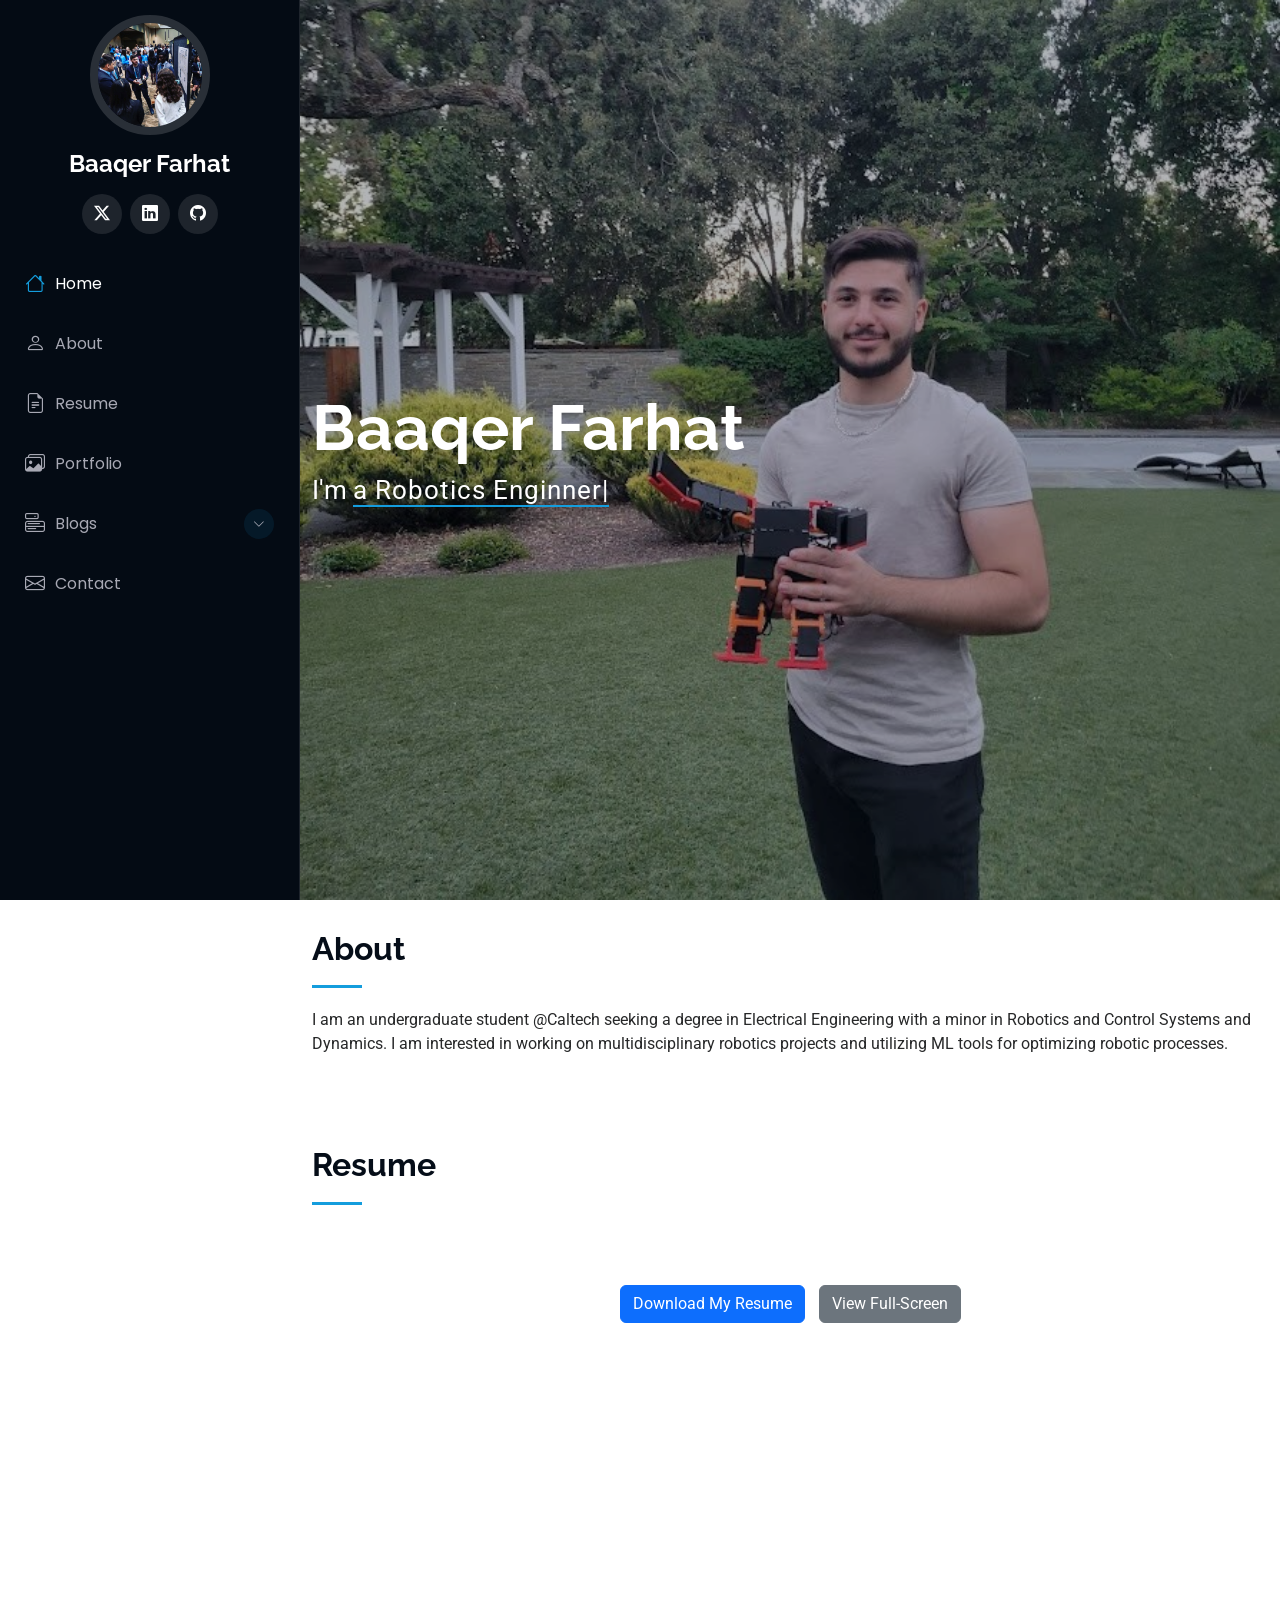
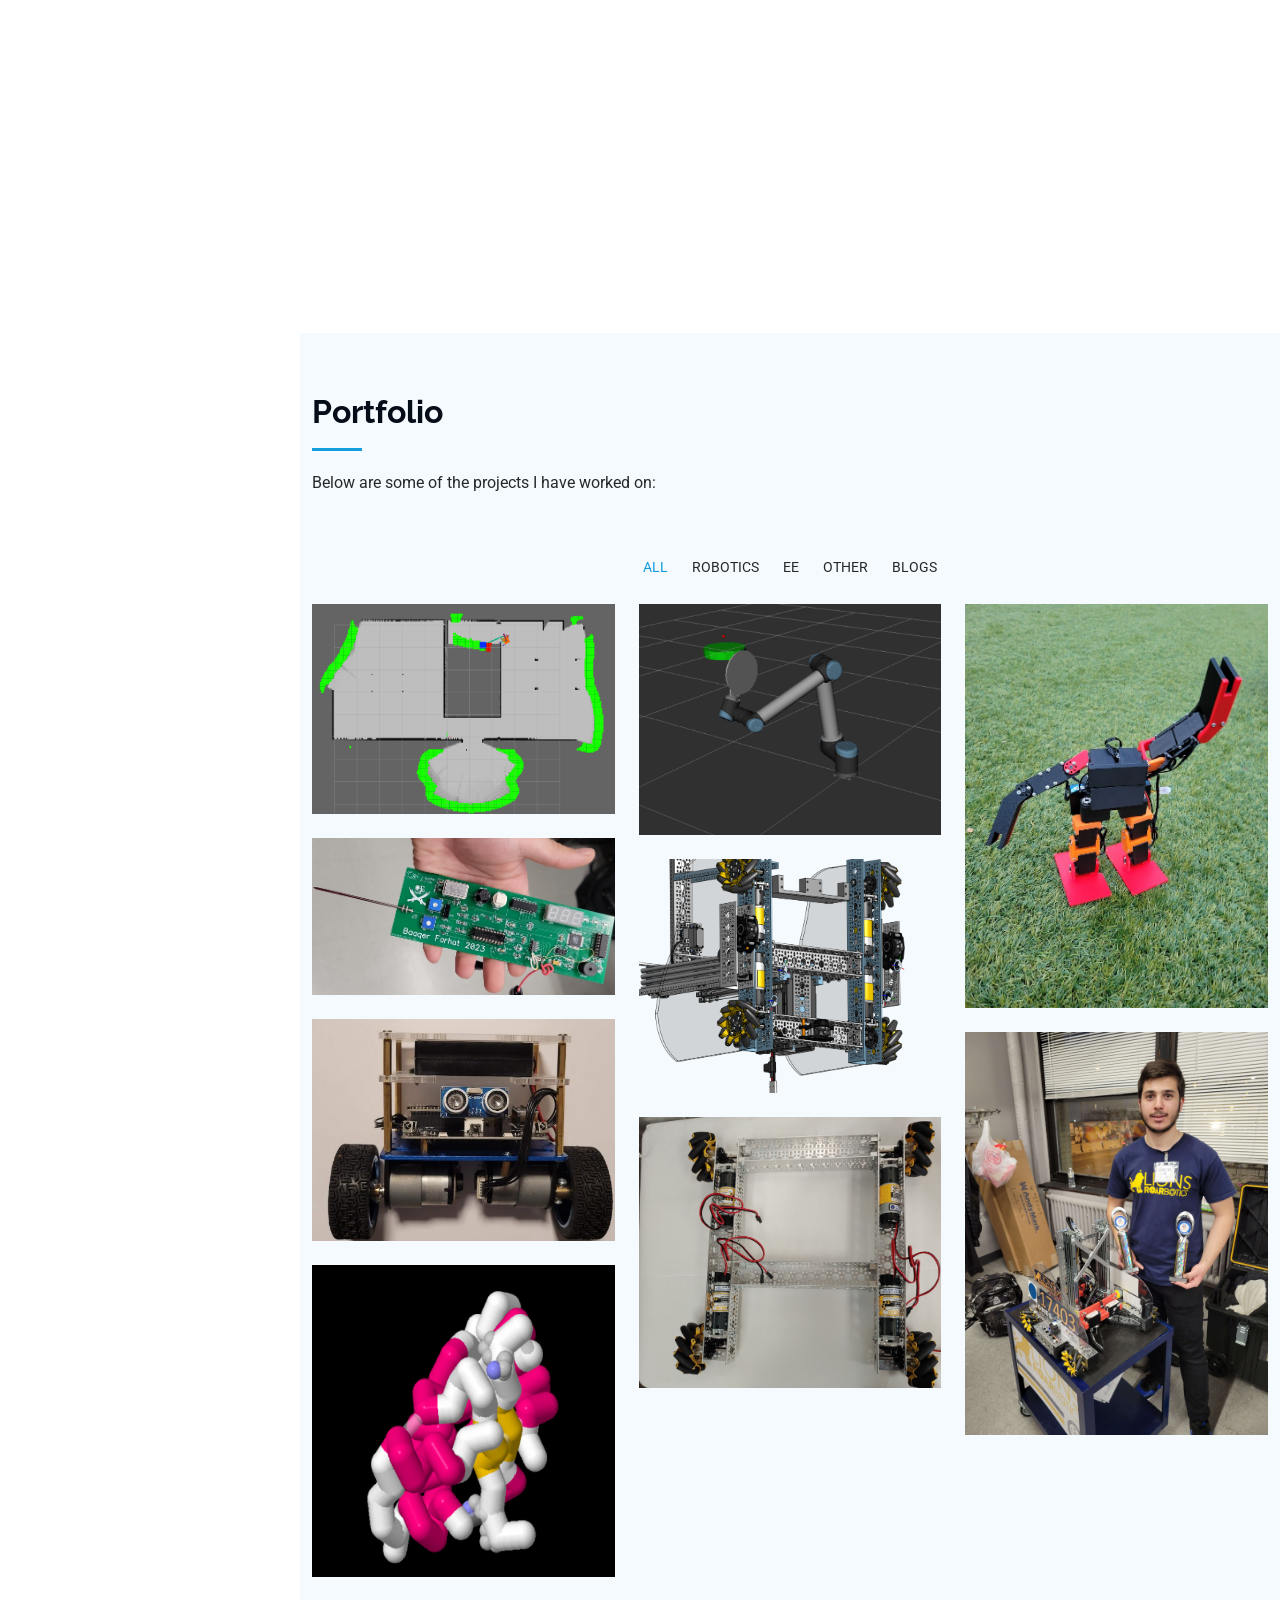
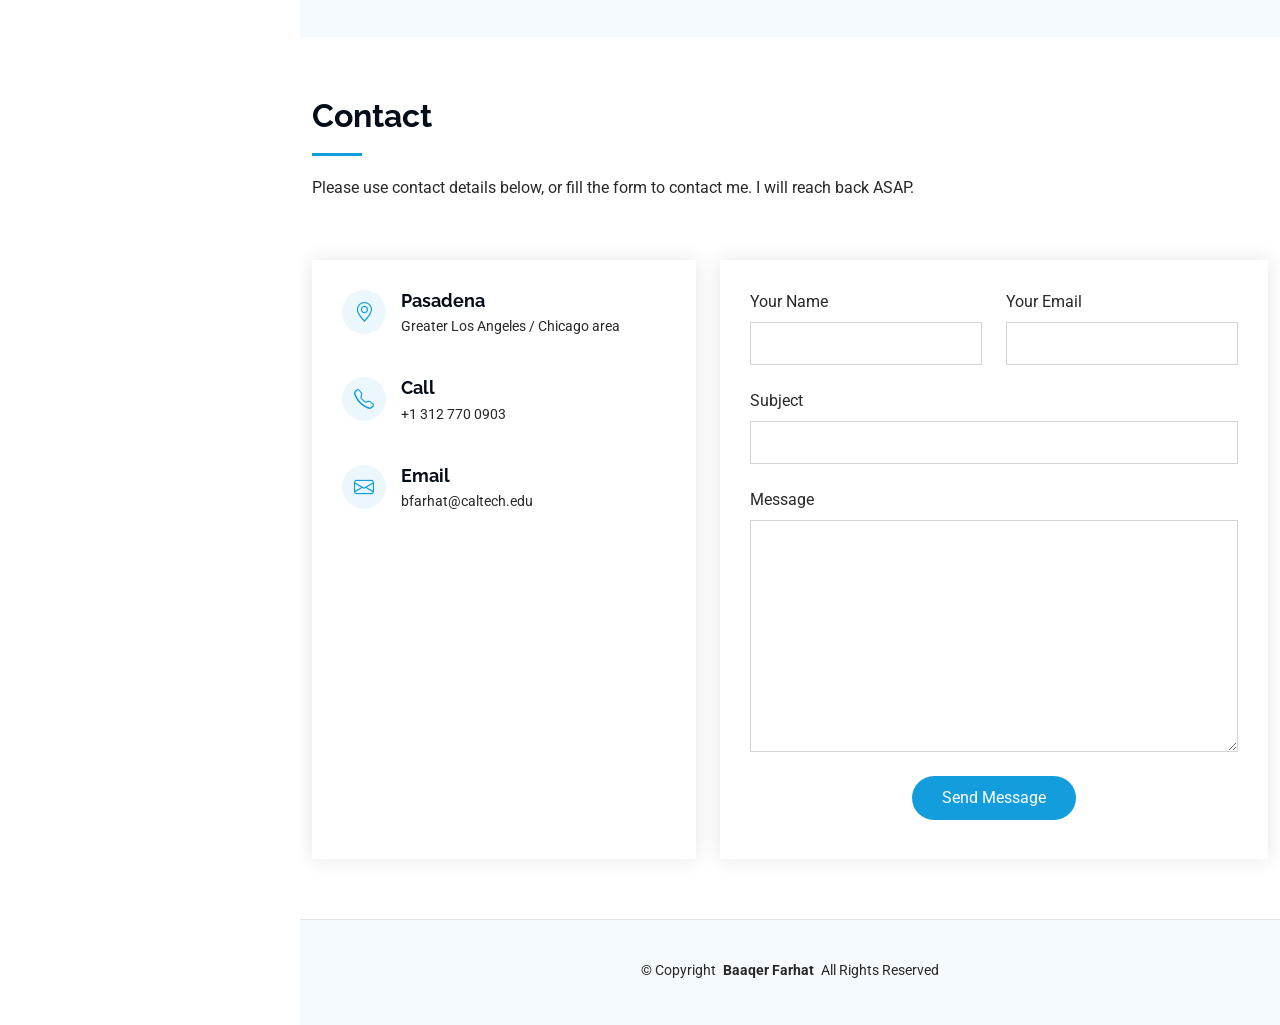
<file: index.html>
<!DOCTYPE html>
<html lang="en">

<head>
  <meta charset="utf-8">
  <meta content="width=device-width, initial-scale=1.0" name="viewport">
  <title>Baaqer Farhat Website</title>
  <meta content="" name="description">
  <meta content="" name="keywords">

  <!-- Favicons -->
  <link href="assets/img/favicon.png" rel="icon">
  <link href="assets/img/apple-touch-icon.png" rel="apple-touch-icon">

  <!-- Fonts -->
  <link href="https://fonts.googleapis.com" rel="preconnect">
  <link href="https://fonts.gstatic.com" rel="preconnect" crossorigin>
  <link href="https://fonts.googleapis.com/css2?family=Roboto:ital,wght@0,100;0,300;0,400;0,500;0,700;0,900;1,100;1,300;1,400;1,500;1,700;1,900&family=Poppins:ital,wght@0,100;0,200;0,300;0,400;0,500;0,600;0,700;0,800;0,900;1,100;1,200;1,300;1,400;1,500;1,600;1,700;1,800;1,900&family=Raleway:ital,wght@0,100;0,200;0,300;0,400;0,500;0,600;0,700;0,800;0,900;1,100;1,200;1,300;1,400;1,500;1,600;1,700;1,800;1,900&display=swap" rel="stylesheet">

  <!-- Vendor CSS Files -->
  <link href="assets/vendor/bootstrap/css/bootstrap.min.css" rel="stylesheet">
  <link href="assets/vendor/bootstrap-icons/bootstrap-icons.css" rel="stylesheet">
  <link href="assets/vendor/aos/aos.css" rel="stylesheet">
  <link href="assets/vendor/glightbox/css/glightbox.min.css" rel="stylesheet">
  <link href="assets/vendor/swiper/swiper-bundle.min.css" rel="stylesheet">

  <!-- Main CSS fFile -->
  <link href="assets/css/main.css" rel="stylesheet">

  <!-- =======================================================
  * Template Name: iPortfolio
  * Template URL: https://bootetstrapmade.com/iportfolio-bootstrap-portfolio-websites-template/
  * Updated: Jun 29 2024 with Bootstrap v5.3.3
  * Author: BootstrapMade.com
  * License: https://bootstrapmade.com/license/
  ======================================================== -->
</head>

<body class="index-page">

  <header id="header" class="header dark-background d-flex flex-column">
    <i class="header-toggle d-xl-none bi bi-list"></i>

    <div class="profile-img">
      <img src="assets/img/IMG_20231125_011439_479.jpg" alt="" class="img-fluid rounded-circle">
    </div>

    <a href="index.html" class="logo d-flex align-items-center justify-content-center">
      <!-- Uncomment the line below if you also wish to use an image logo -->
      <!-- <img src="assets/img/logo.png" alt=""> -->
      <h1 class="sitename">Baaqer Farhat</h1>
    </a>

    <div class="social-links text-center">
      <a href="https://x.com/BaaqerF" class="twitter" target="_blank" rel="noopener noreferrer">
        <i class="bi bi-twitter-x"></i>
      </a>
      <a href="https://www.linkedin.com/in/baaqer-farhat-76a158198/" class="linkedin" target="_blank" rel="noopener noreferrer">
        <i class="bi bi-linkedin"></i>
      </a>
      <a href="https://github.com/baaqerfarhat" class="github" target="_blank" rel="noopener noreferrer">
        <i class="bi bi-github"></i>
      </a>
    </div>
    
    <nav id="navmenu" class="navmenu">
      <ul>
        <li><a href="#hero" class="active"><i class="bi bi-house navicon"></i>Home</a></li>
        <li><a href="#about"><i class="bi bi-person navicon"></i> About</a></li>
        <li><a href="#resume"><i class="bi bi-file-earmark-text navicon"></i> Resume</a></li>
        <li><a href="#portfolio"><i class="bi bi-images navicon"></i> Portfolio</a></li>
        <li class="dropdown"><a href="#"><i class="bi bi-menu-button navicon"></i> <span>Blogs</span> <i class="bi bi-chevron-down toggle-dropdown"></i></a>
          <ul>
            <li><a href="#">Convolution</a></li>
            <!--
            <li><a href="#">Dropdown 2</a></li>
            <li><a href="#">Dropdown 3</a></li>
            <li><a href="#">Dropdown 4</a></li>            
            -->

          </ul>
        </li>
        <li><a href="#contact"><i class="bi bi-envelope navicon"></i> Contact</a></li>
      </ul>
    </nav>

  </header>

  <main class="main">

    <!-- Hero Section -->
    <section id="hero" class="hero section dark-background">

      <img src="assets/img/20240901_193648.jpg" alt="" data-aos="fade-in" class="">

      <div class="container" data-aos="fade-up" data-aos-delay="100">
        <h2>Baaqer Farhat</h2>
        <p>I'm <span class="typed" data-typed-items="a Robotics Enginner, an Electrical Engineer, a ML enthusiast, a tinkerer">a Robotics Engineer</span><span class="typed-cursor typed-cursor--blink" aria-hidden="true"></span><span class="typed-cursor typed-cursor--blink" aria-hidden="true"></span></p>
      </div>

    </section><!-- /Hero Section -->

    <!-- About Section -->
    <section id="about" class="about section" style="padding: 20px 0; margin: 10px 0;">

      <!-- Section Title -->
      <div class="container section-title" data-aos="fade-up" >
        <h2>About</h2>
        <p>I am an undergraduate student @Caltech seeking a degree in Electrical Engineering with a minor in Robotics and Control Systems and Dynamics. 
          I am interested in working on multidisciplinary robotics projects and utilizing ML tools for optimizing robotic processes. </p>
      </div><!-- End Section Title -->
 
    </section><!-- /About Section -->

    </section><!-- /Stats Section -->


    <!-- Resume Section -->
    <section id="resume" class="resume section p-0 m-0">
      <!-- Section Title -->
      <div class="container section-title" data-aos="fade-up" style="margin-bottom: 10px;">
        <h2 style="margin-bottom: 10px; font-size: 2rem;">Resume</h2>
      </div>

      <!-- Buttons with margin adjustment -->
      <div class="download-resume " style="text-align: center; margin-bottom: 10px;">
        <a href="cv_personal (3).pdf" class="btn btn-primary" style="margin-right: 10px;" download>
          Download My Resume
        </a>
        <a href="cv_personal (3).pdf" target="_blank" class="btn btn-secondary">
          View Full-Screen
        </a>
      </div>

      <!-- PDF Embed -->
      <div class="container pdf-embed-wrapper" style="position: relative; height: 600px; overflow: hidden;">
        <iframe class="resume2" 
                src="cv_personal (3).pdf" 
                style="position: absolute; top: 0; left: 0; width: 100%; height: 100%; border: none;" 
                allowfullscreen>
          This browser does not support PDFs. Please download the PDF to view it: 
          <a href="assets/img/Baaqer_Farhat_CV (16).pdf">Download PDF</a>.
        </iframe>
      </div>
    </section>



    <!-- Portfolio Section -->
    <section id="portfolio" class="portfolio section light-background">

      <!-- Section Title -->
      <div class="container section-title" data-aos="fade-up">
        <h2>Portfolio</h2>
        <p>Below are some of the projects I have worked on:</p>
      </div><!-- End Section Title -->

      <div class="container">

        <div class="isotope-layout" data-default-filter="*" data-layout="masonry" data-sort="original-order">

          <ul class="portfolio-filters isotope-filters" data-aos="fade-up" data-aos-delay="100">
            <li data-filter="*" class="filter-active">All</li>
            <li data-filter=".filter-app">Robotics</li>
            <li data-filter=".filter-product">EE</li>
            <li data-filter=".filter-branding">Other</li>
            <li data-filter=".filter-books">Blogs</li>
          </ul><!-- End Portfolio Filters -->

          <div class="row gy-4 isotope-container" data-aos="fade-up" data-aos-delay="200">

            <div class="col-lg-4 col-md-6 portfolio-item isotope-item filter-app">
              <div class="portfolio-content h-100">
                <img src="assets/img/thumbbbbbbbbbbbbbbbbbbbbbbNAVIGGG.png" class="img-fluid" alt="">
                <div class="portfolio-info" style="text-align: center;">
                  <p>ROS2 Autonomous Robot Explorer and Navigator</p>
                  <a href="navigator.html" title="More Details" class="details-link">
                    <i class="bi bi-link-45deg"></i>
                  </a>
                </div>
              </div>
            </div><!-- End Portfolio Item -->



            <div class="row gy-4 isotope-container" data-aos="fade-up" data-aos-delay="200">

              <div class="col-lg-4 col-md-6 portfolio-item isotope-item filter-app">
                <div class="portfolio-content h-100">
                  <img src="assets/img/portfolio/Screenshot 2024-12-17 001610.png" class="img-fluid" alt="">
                  <div class="portfolio-info" style="text-align: center;">
                    <p>ROS2 Fly Swatter Robotic Arm</p>
                    <a href="fly_swatter.html" title="More Details" class="details-link">
                      <i class="bi bi-link-45deg"></i>
                    </a>
                  </div>
                </div>
              </div><!-- End Portfolio Item -->

              <div class="col-lg-4 col-md-6 portfolio-item isotope-item filter-app">
                <div class="portfolio-content h-100">
                  <img src="assets/img/portfolio/20240901_193459.jpg" class="img-fluid" alt="">
                  <div class="portfolio-info" style="text-align: center;">
                    <p>Humanoid Robot</p>
                    <a href="human.html" title="More Details" class="details-link">
                      <i class="bi bi-link-45deg"></i>
                    </a>
                  </div>
                </div>
              </div><!-- End Portfolio Item -->            

              <div class="col-lg-4 col-md-6 portfolio-item isotope-item filter-product">
                <div class="portfolio-content h-100">
                  <img src="assets/img/portfolio/ProbeIMG.jpeg" class="img-fluid" alt="">
                  <div class="portfolio-info" style="text-align: center;">
                    <p>Multipurpose Probe</p>
                    <a href="probe.html" title="More Details" class="details-link">
                      <i class="bi bi-link-45deg"></i>
                    </a>
                  </div>
                </div>
              </div><!-- End Portfolio Item -->


              <div class="col-lg-4 col-md-6 portfolio-item isotope-item filter-app">
                <div class="portfolio-content h-100">
                  <img src="assets/img/portfolio/ODOCAD.png" class="img-fluid" alt="">
                  <div class="portfolio-info" style="text-align: center;">
                    <p>Odometry Localization</p>
                    <a href="odometry.html" title="More Details" class="details-link">
                      <i class="bi bi-link-45deg"></i>
                    </a>
                  </div>
                </div>
              </div><!-- End Portfolio Item -->

              <div class="col-lg-4 col-md-6 portfolio-item isotope-item filter-app">
                <div class="portfolio-content h-100">
                  <img src="assets/img/portfolio/Screenshot 2023-12-17 180905.png" class="img-fluid" alt="">
                  <div class="portfolio-info" style="text-align: center;">
                    <p>Arduino Self Balancing Robot</p>
                    <a href="Selfbalance.html" title="More Details" class="details-link">
                      <i class="bi bi-link-45deg"></i>
                    </a>
                  </div>
                </div>
              </div><!-- End Portfolio Item -->

              <div class="col-lg-4 col-md-6 portfolio-item isotope-item filter-app">
                <div class="portfolio-content h-100">
                  <img src="assets/img/portfolio/17403LP.jpg" class="img-fluid" alt="">
                  <div class="portfolio-info" style="text-align: center;">
                    <p>FTC/FRC Competitions</p>
                    <a href="FTCFRC.html" title="More Details" class="details-link">
                      <i class="bi bi-link-45deg"></i>
                    </a>
                  </div>
                </div>
              </div><!-- End Portfolio Item -->

              <div class="col-lg-4 col-md-6 portfolio-item isotope-item filter-app">
                <div class="portfolio-content h-100">
                  <img src="assets/img/portfolio/20211030_113810.jpg" class="img-fluid" alt="">
                  <div class="portfolio-info" style="text-align: center;">
                    <p>Drivetrains and Actuators</p>
                    <a href="Drivetrains.html" title="More Details" class="details-link">
                      <i class="bi bi-link-45deg"></i>
                    </a>
                  </div>
                </div>
              </div><!-- End Portfolio Item -->

              <div class="col-lg-4 col-md-6 portfolio-item isotope-item filter-branding">
                <div class="portfolio-content h-100">
                  <img src="assets/img/portfolio/lalalalalala.png" class="img-fluid" alt="">
                  <div class="portfolio-info" style="text-align: center;">
                    <p>Jmol Protein Design</p>
                    <a href="JMOL.html" title="More Details" class="details-link">
                      <i class="bi bi-link-45deg"></i>
                    </a>
                  </div>
                </div>
              </div><!-- End Portfolio Item -->

            </div>
            

          </div><!-- End Portfolio Container -->

        </div>

      </div>

    </section><!-- /Portfolio Section -->
    <!-- Contact Section -->
    <section id="contact" class="contact section">

      <!-- Section Title -->
      <div class="container section-title" data-aos="fade-up">
        <h2>Contact</h2>
        <p>Please use contact details below, or fill the form to contact me. I will reach back ASAP. </p>
      </div><!-- End Section Title -->

      <div class="container" data-aos="fade-up" data-aos-delay="100">

        <div class="row gy-4">

          <div class="col-lg-5">

            <div class="info-wrap">
              <div class="info-item d-flex" data-aos="fade-up" data-aos-delay="200">
                <i class="bi bi-geo-alt flex-shrink-0"></i>
                <div>
                  <h3>Pasadena</h3>
                  <p>Greater Los Angeles / Chicago area</p>
                </div>
              </div><!-- End Info Item -->

              <div class="info-item d-flex" data-aos="fade-up" data-aos-delay="300">
                <i class="bi bi-telephone flex-shrink-0"></i>
                <div>
                  <h3>Call</h3>
                  <p>+1 312 770 0903</p>
                </div>
              </div><!-- End Info Item -->

              <div class="info-item d-flex" data-aos="fade-up" data-aos-delay="400">
                <i class="bi bi-envelope flex-shrink-0"></i>
                <div>
                  <h3>Email</h3>
                  <p>bfarhat@caltech.edu</p>
                </div>
              </div><!-- End Info Item -->

              <iframe 
              src="https://www.google.com/maps/embed?pb=!1m18!1m12!1m3!1d3302.271645175196!2d-118.1298663!3d34.1382729!2m3!1f0!2f0!3f0!3m2!1i1024!2i768!4f13.1!3m3!1m2!1s0x80c2c4a7ea997b91%3A0x3499e7d01a61dd1a!2sCalifornia%20Institute%20of%20Technology!5e0!3m2!1sen!2sus!4v1708888888888!5m2!1sen!2sus" 
              frameborder="0" 
              style="border:0; width: 100%; height: 270px;" 
              allowfullscreen="" 
              loading="lazy" 
              referrerpolicy="no-referrer-when-downgrade">
            </iframe>
                        </div>
          </div>

          <div class="col-lg-7">
            <form action="forms/contact.php" method="post" class="php-email-form" data-aos="fade-up" data-aos-delay="200">
              <div class="row gy-4">

                <div class="col-md-6">
                  <label for="name-field" class="pb-2">Your Name</label>
                  <input type="text" name="name" id="name-field" class="form-control" required="">
                </div>

                <div class="col-md-6">
                  <label for="email-field" class="pb-2">Your Email</label>
                  <input type="email" class="form-control" name="email" id="email-field" required="">
                </div>

                <div class="col-md-12">
                  <label for="subject-field" class="pb-2">Subject</label>
                  <input type="text" class="form-control" name="subject" id="subject-field" required="">
                </div>

                <div class="col-md-12">
                  <label for="message-field" class="pb-2">Message</label>
                  <textarea class="form-control" name="message" rows="10" id="message-field" required=""></textarea>
                </div>

                <div class="col-md-12 text-center">
                  <div class="loading">Loading</div>
                  <div class="error-message"></div>
                  <div class="sent-message">Your message has been sent. Thank you!</div>

                  <button type="submit">Send Message</button>
                </div>

              </div>
            </form>
          </div><!-- End Contact Form -->

        </div>

      </div>

    </section><!-- /Contact Section -->

  </main>

  <footer id="footer" class="footer position-relative light-background">
    <div class="container">
      <div class="copyright text-center ">
        <p>© <span>Copyright</span> <strong class="px-1 sitename">Baaqer Farhat</strong> <span>All Rights Reserved</span></p>
      </div>
      <div class="credits">
        <!-- All the links in the footer should remain intact. -->
        <!-- You can delete the links only if you've purchased the pro version. -->
        <!-- Licensing information: https://bootstrapmade.com/license/ -->
        <!-- Purchase the pro version with working PHP/AJAX contact form: [buy-url] -->
      </div>
    </div>
  </footer>

  <!-- Scroll Top -->
  <a href="#" id="scroll-top" class="scroll-top d-flex align-items-center justify-content-center"><i class="bi bi-arrow-up-short"></i></a>

  <!-- Preloader -->
  <div id="preloader"></div>

  <!-- Vendor JS Files -->
  <script src="assets/vendor/bootstrap/js/bootstrap.bundle.min.js"></script>
  <script src="assets/vendor/php-email-form/validate.js"></script>
  <script src="assets/vendor/aos/aos.js"></script>
  <script src="assets/vendor/typed.js/typed.umd.js"></script>
  <script src="assets/vendor/purecounter/purecounter_vanilla.js"></script>
  <script src="assets/vendor/waypoints/noframework.waypoints.js"></script>
  <script src="assets/vendor/glightbox/js/glightbox.min.js"></script>
  <script src="assets/vendor/imagesloaded/imagesloaded.pkgd.min.js"></script>
  <script src="assets/vendor/isotope-layout/isotope.pkgd.min.js"></script>
  <script src="assets/vendor/swiper/swiper-bundle.min.js"></script>

  <!-- Main JS File -->
  <script src="assets/js/main.js"></script>

</body>

</html>
</file>
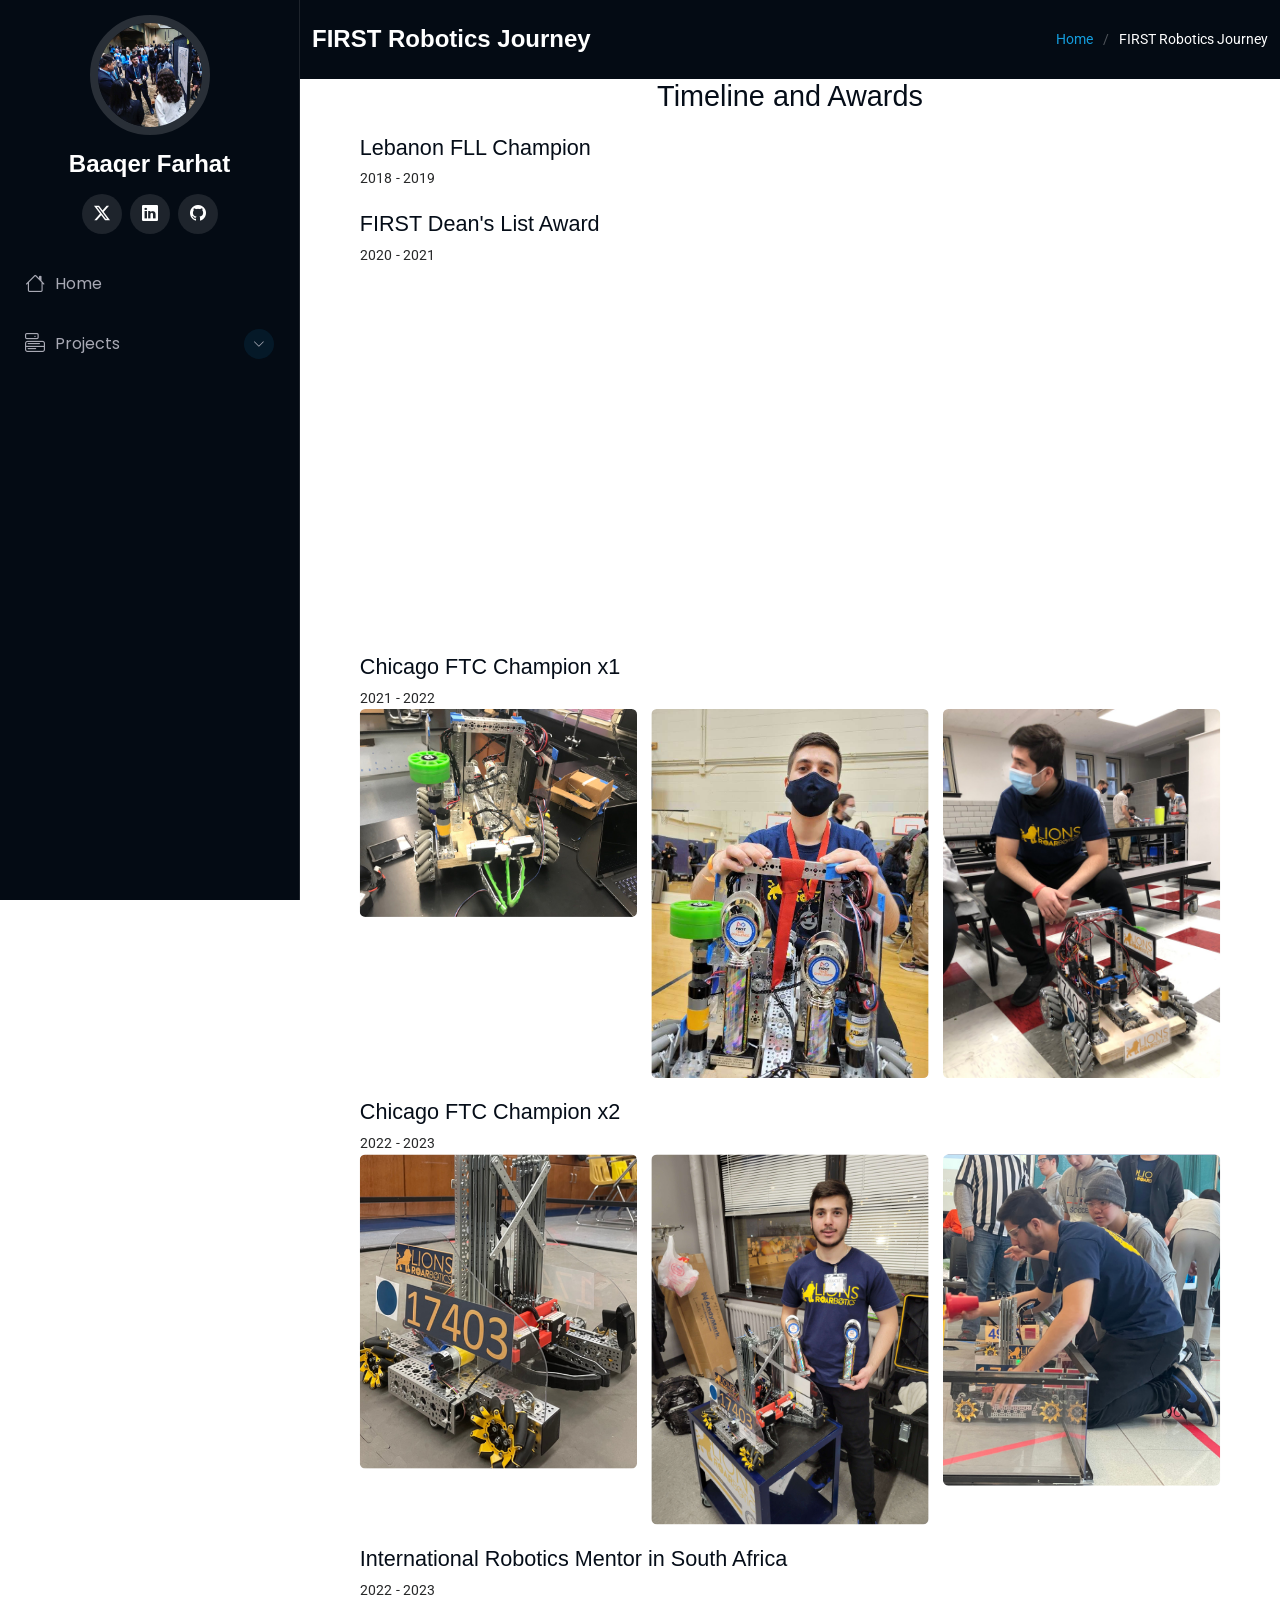
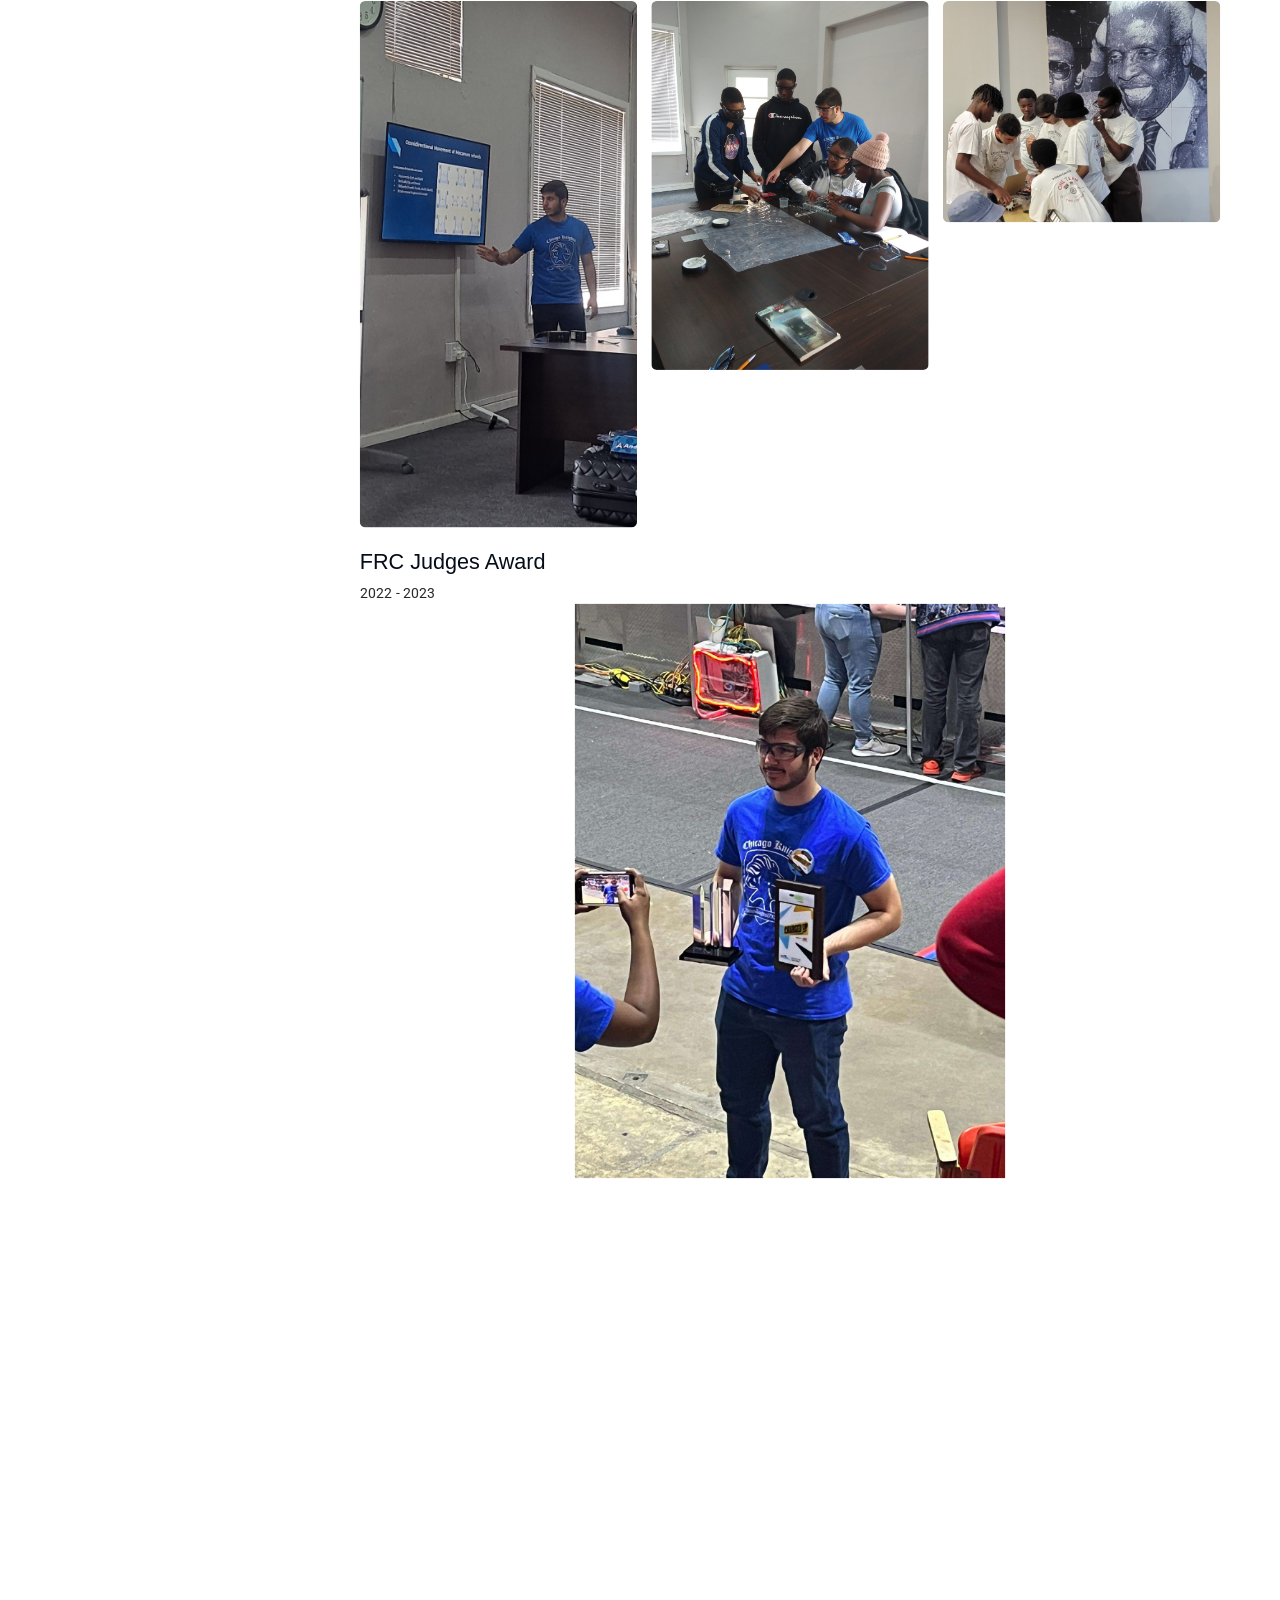
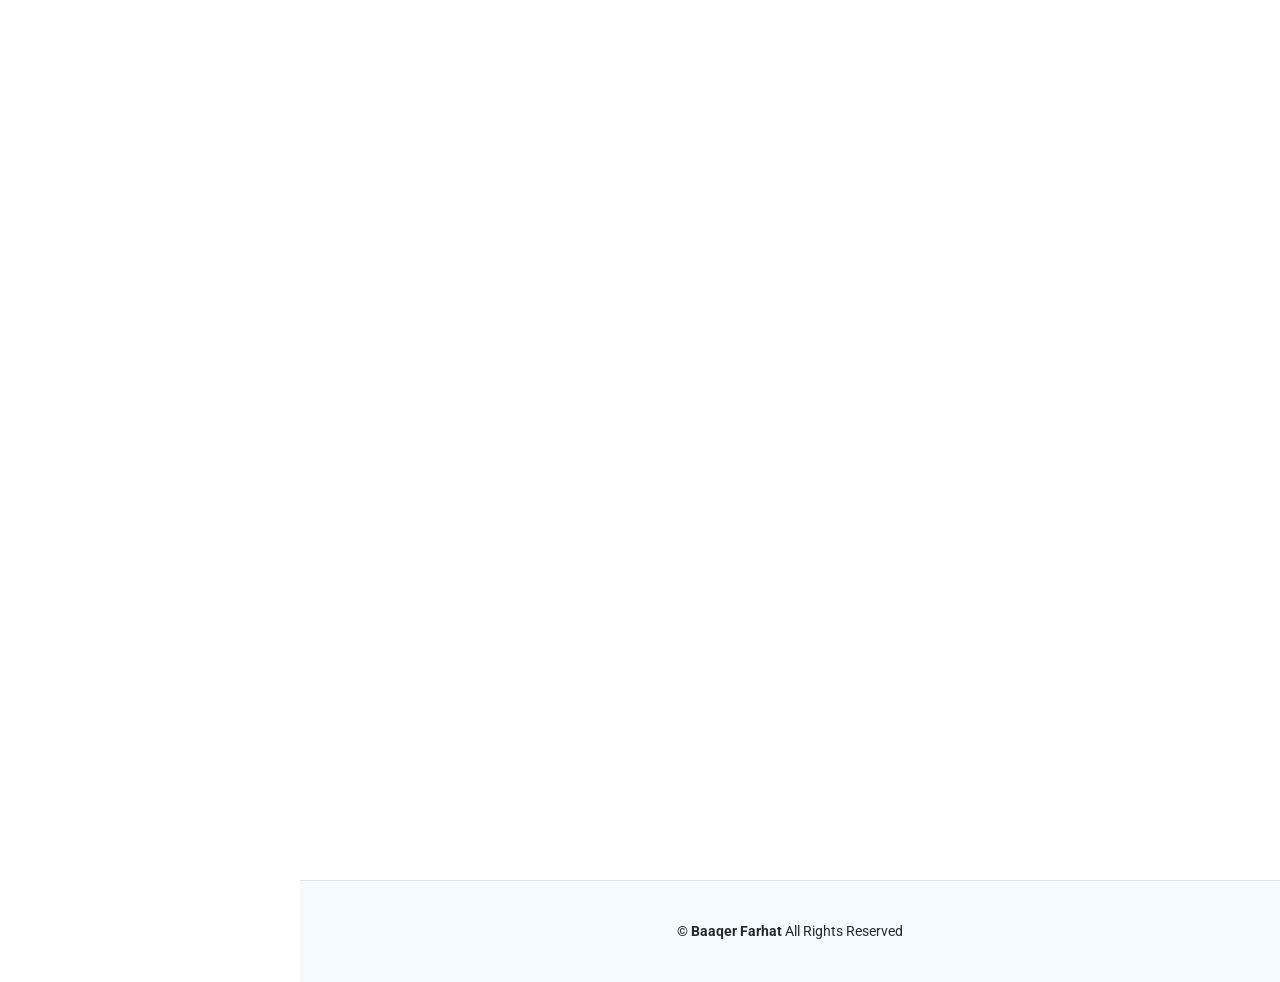
<file: FTCFRC.html>
<!DOCTYPE html>
<html lang="en">

<head>
  <meta charset="utf-8">
  <meta content="width=device-width, initial-scale=1.0" name="viewport">
  <title>FIRST Robotics Journey</title>
  <meta content="" name="description">
  <meta content="" name="keywords">

  <!-- Favicons -->
  <link href="assets/img/favicon.png" rel="icon">
  <link href="assets/img/apple-touch-icon.png" rel="apple-touch-icon">

  <!-- Fonts -->
  <link href="https://fonts.googleapis.com" rel="preconnect">
  <link href="https://fonts.gstatic.com" rel="preconnect" crossorigin>
  <link href="https://fonts.googleapis.com/css2?family=Roboto:wght@300;400;500;700&family=Poppins:wght@300;400;600;700&display=swap" rel="stylesheet">

  <!-- Vendor CSS Files -->
  <link href="assets/vendor/bootstrap/css/bootstrap.min.css" rel="stylesheet">
  <link href="assets/vendor/bootstrap-icons/bootstrap-icons.css" rel="stylesheet">
  <link href="assets/vendor/aos/aos.css" rel="stylesheet">
  <link href="assets/vendor/glightbox/css/glightbox.min.css" rel="stylesheet">
  <link href="assets/vendor/swiper/swiper-bundle.min.css" rel="stylesheet">

  <!-- Main CSS File -->
  <link href="assets/css/main.css" rel="stylesheet">
</head>

<body class="portfolio-details-page">

  <header id="header" class="header dark-background d-flex flex-column">
    <i class="header-toggle d-xl-none bi bi-list"></i>

    <div class="profile-img">
      <img src="assets/img/IMG_20231125_011439_479.jpg" alt="" class="img-fluid rounded-circle">
    </div>

    <a href="index.html" class="logo d-flex align-items-center justify-content-center">
      <h1 class="sitename">Baaqer Farhat</h1>
    </a>

    <div class="social-links text-center">
      <a href="https://x.com/BaaqerF" class="twitter" target="_blank" rel="noopener noreferrer">
        <i class="bi bi-twitter-x"></i>
      </a>
      <a href="https://www.linkedin.com/in/baaqer-farhat-76a158198/" class="linkedin" target="_blank" rel="noopener noreferrer">
        <i class="bi bi-linkedin"></i>
      </a>
      <a href="https://github.com/baaqerfarhat" class="github" target="_blank" rel="noopener noreferrer">
        <i class="bi bi-github"></i>
      </a>
    </div>

    <nav id="navmenu" class="navmenu">
      <ul>
        <li><a href="index.html"><i class="bi bi-house navicon"></i>Home</a></li>

        <li class="dropdown"><a href="#"><i class="bi bi-menu-button navicon"></i> <span>Projects</span> <i class="bi bi-chevron-down toggle-dropdown"></i></a>
          <ul>
            <!--
            <li class="dropdown"><a href="#"><span>Deep Dropdown</span> <i class="bi bi-chevron-down toggle-dropdown"></i></a>
              <ul>
                <li><a href="#">Deep Dropdown 1</a></li>
                <li><a href="#">Deep Dropdown 2</a></li>
                <li><a href="#">Deep Dropdown 3</a></li>
                <li><a href="#">Deep Dropdown 4</a></li>
                <li><a href="#">Deep Dropdown 5</a></li>
              </ul>
            </li>            
            -->
            <li><a href="fly_swatter.html">Fly Swatter Arm</a></li>
            <li><a href="human.html">Humanoid Robot</a></li>
            <li><a href="odometry.html">Odometry</a></li>
            <li><a href="Selfbalance.html">Self-balancing Bot</a></li>
            <li><a href="probe.html">Multipurpose Probe</a></li>
            <li><a href="Drivetrains.html">Drivetrains</a></li>

          </ul>
        </li>
      </ul>
    </nav>

  </header>

  <main class="main">

    <!-- Page Title -->
    <div class="page-title dark-background">
      <div class="container d-lg-flex justify-content-between align-items-center">
        <h1 class="mb-2 mb-lg-0">FIRST Robotics Journey</h1>
        <nav class="breadcrumbs">
          <ol>
            <li><a href="index.html">Home</a></li>
            <li class="current">FIRST Robotics Journey</li>
          </ol>
        </nav>
      </div>
    </div><!-- End Page Title -->
    <div class="container" style="transform: scale(0.9); transform-origin: top center;">
        <div class="row">
          <div class="col-12">
            <h2 class="text-center mb-4">Timeline and Awards</h2>
            <ul class="timeline-list list-unstyled">
      
              <li class="mb-4">
                <h4>Lebanon FLL Champion</h4>
                <span>2018 - 2019</span>
              </li>
      
              <li class="mb-4">
                <h4>FIRST Dean's List Award</h4>
                <span>2020 - 2021</span>
                <iframe src="assets/img/portfolio/Baaqer Farhat_Illinois Region.pdf" 
                        class="w-100" 
                        style="height: 400px; border: none;"></iframe>
              </li>
      
              <li class="mb-4">
                <h4>Chicago FTC Champion x1</h4>
                <span>2021 - 2022</span>
                <div class="row g-3">
                  <div class="col-md-4 col-sm-6">
                    <img src="assets/img/portfolio/21FTCBot.jpg" alt="FTC Robot" class="img-fluid rounded">
                  </div>
                  <div class="col-md-4 col-sm-6">
                    <img src="assets/img/portfolio/Chi_Champ_2022_2.jpg" alt="Chi Championship" class="img-fluid rounded">
                  </div>
                  <div class="col-md-4 col-sm-6">
                    <img src="assets/img/portfolio/robotWithMe.jpg" alt="Robot with Me" class="img-fluid rounded">
                  </div>
                </div>
              </li>
      
              <li class="mb-4">
                <h4>Chicago FTC Champion x2</h4>
                <span>2022 - 2023</span>
                <div class="row g-3">
                  <div class="col-md-4 col-sm-6">
                    <img src="assets/img/portfolio/23ROBOTALONE.png" alt="Robot Alone" class="img-fluid rounded">
                  </div>
                  <div class="col-md-4 col-sm-6">
                    <img src="assets/img/portfolio/17403LP.jpg" alt="Championship" class="img-fluid rounded">
                  </div>
                  <div class="col-md-4 col-sm-6">
                    <img src="assets/img/portfolio/2023FTCmewRobot.png" alt="New Robot" class="img-fluid rounded">
                  </div>
                </div>
              </li>
      
              <li class="mb-4">
                <h4>International Robotics Mentor in South Africa</h4>
                <span>2022 - 2023</span>
                <div class="row g-3">
                  <div class="col-md-4 col-sm-6">
                    <img src="assets/img/portfolio/Chicago Knights Robotics-All photos-45446310234.jpg" alt="Mentoring 1" class="img-fluid rounded">
                  </div>
                  <div class="col-md-4 col-sm-6">
                    <img src="assets/img/portfolio/Chicago Knights Robotics-All photos-45402597418.jpg" alt="Mentoring 2" class="img-fluid rounded">
                  </div>
                  <div class="col-md-4 col-sm-6">
                    <img src="assets/img/portfolio/Chicago Knights Robotics-All photos-46100897196.jpg" alt="Mentoring 3" class="img-fluid rounded">
                  </div>
                </div>
              </li>
              <li class="mb-4">
                <h4>FRC Judges Award</h4>
                <span>2022 - 2023</span>
                <img src="assets/img/portfolio/IMG-20230311-WA0008.jpg" 
                     alt="FRC Award" 
                     style="width: 50%; height: auto; display: block; margin: 0 auto;">
              </li>
              
      
            </ul>
          </div>
        </div>
      </div>
      
    <!-- Robotics Journey Timeline -->
    <section id="portfolio-details" class="portfolio-details section">
      <div class="container" data-aos="fade-up" data-aos-delay="100">

        <div class="row gy-4">
          <div class="col-lg-8">
            <div class="portfolio-details-slider swiper">
              <div class="swiper-wrapper align-items-center">
                <div class="swiper-slide">
                  <img src="assets/images/21FTCBot.jpg" alt="FTC Robot" class="img-fluid">
                </div>
                <div class="swiper-slide">
                  <img src="assets/images/17403LP.jpg" alt="Robot Team" class="img-fluid">
                </div>
              </div>
              <div class="swiper-pagination"></div>
            </div>
          </div>
        </div>
      </div>
    </section>

  </main>

  <footer id="footer" class="footer position-relative light-background">
    <div class="container">
      <div class="copyright text-center">
        <p>© <strong>Baaqer Farhat</strong> All Rights Reserved</p>
      </div>
    </div>
  </footer>

  <!-- Vendor JS Files -->
  <script src="assets/vendor/bootstrap/js/bootstrap.bundle.min.js"></script>
  <script src="assets/vendor/aos/aos.js"></script>
  <script src="assets/vendor/glightbox/js/glightbox.min.js"></script>
  <script src="assets/vendor/swiper/swiper-bundle.min.js"></script>
  <script src="assets/js/main.js"></script>

</body>
</html>
</file>
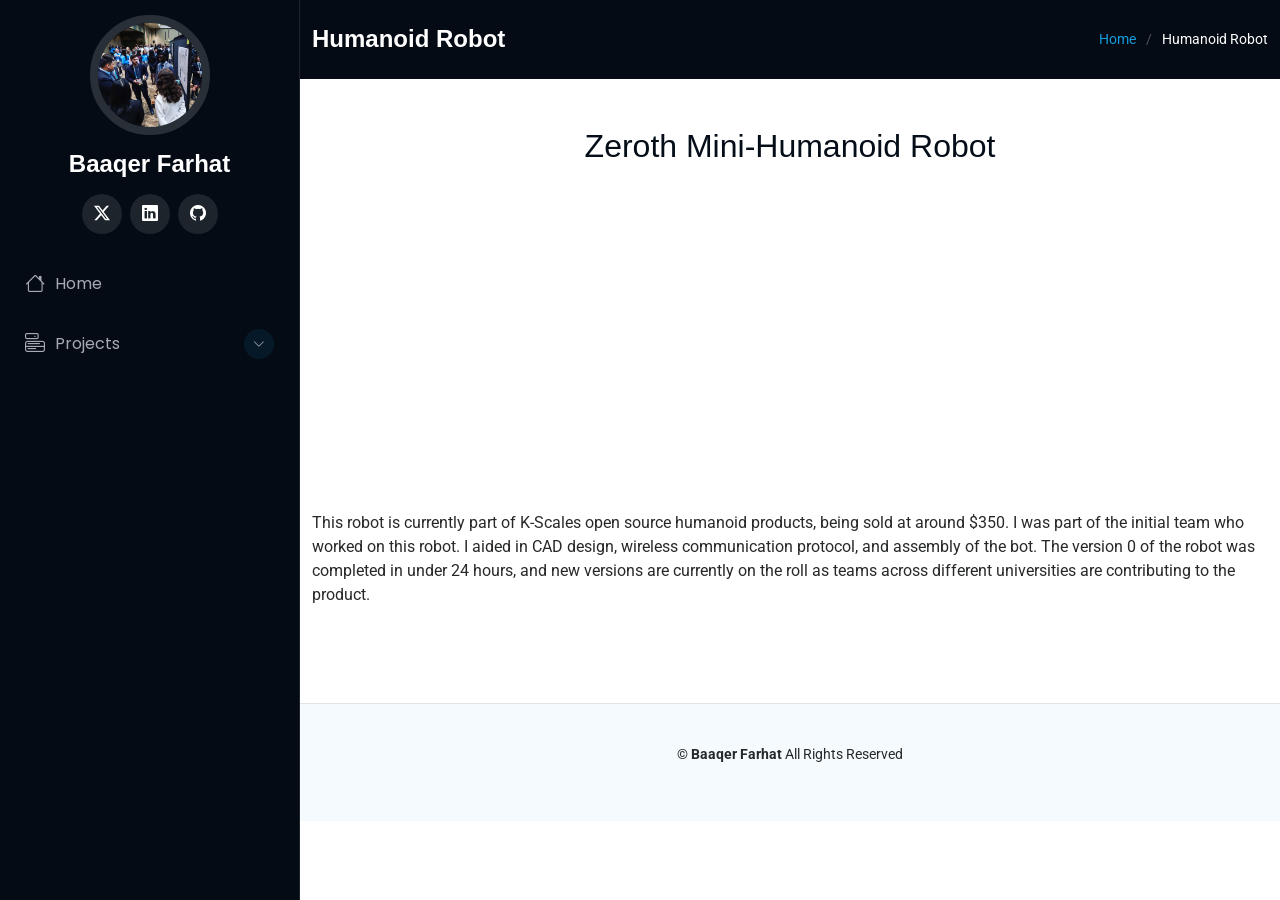
<file: human.html>
<!DOCTYPE html>
<html lang="en">

<head>
  <meta charset="utf-8">
  <meta content="width=device-width, initial-scale=1.0" name="viewport">
  <title>FIRST Robotics Journey</title>
  <meta content="" name="description">
  <meta content="" name="keywords">

  <!-- Favicons -->
  <link href="assets/img/favicon.png" rel="icon">
  <link href="assets/img/apple-touch-icon.png" rel="apple-touch-icon">

  <!-- Fonts -->
  <link href="https://fonts.googleapis.com" rel="preconnect">
  <link href="https://fonts.gstatic.com" rel="preconnect" crossorigin>
  <link href="https://fonts.googleapis.com/css2?family=Roboto:wght@300;400;500;700&family=Poppins:wght@300;400;600;700&display=swap" rel="stylesheet">

  <!-- Vendor CSS Files -->
  <link href="assets/vendor/bootstrap/css/bootstrap.min.css" rel="stylesheet">
  <link href="assets/vendor/bootstrap-icons/bootstrap-icons.css" rel="stylesheet">
  <link href="assets/vendor/aos/aos.css" rel="stylesheet">
  <link href="assets/vendor/glightbox/css/glightbox.min.css" rel="stylesheet">
  <link href="assets/vendor/swiper/swiper-bundle.min.css" rel="stylesheet">

  <!-- Main CSS File -->
  <link href="assets/css/main.css" rel="stylesheet">
</head>

<body class="portfolio-details-page">

  <header id="header" class="header dark-background d-flex flex-column">
    <i class="header-toggle d-xl-none bi bi-list"></i>

    <div class="profile-img">
      <img src="assets/img/IMG_20231125_011439_479.jpg" alt="" class="img-fluid rounded-circle">
    </div>

    <a href="index.html" class="logo d-flex align-items-center justify-content-center">
      <h1 class="sitename">Baaqer Farhat</h1>
    </a>


    <div class="social-links text-center">
        <a href="https://x.com/BaaqerF" class="twitter" target="_blank" rel="noopener noreferrer">
          <i class="bi bi-twitter-x"></i>
        </a>
        <a href="https://www.linkedin.com/in/baaqer-farhat-76a158198/" class="linkedin" target="_blank" rel="noopener noreferrer">
          <i class="bi bi-linkedin"></i>
        </a>
        <a href="https://github.com/baaqerfarhat" class="github" target="_blank" rel="noopener noreferrer">
          <i class="bi bi-github"></i>
        </a>
      </div>

    <nav id="navmenu" class="navmenu">
        <ul>
          <li><a href="index.html"><i class="bi bi-house navicon"></i>Home</a></li>
  
          <li class="dropdown"><a href="#"><i class="bi bi-menu-button navicon"></i> <span>Projects</span> <i class="bi bi-chevron-down toggle-dropdown"></i></a>
            <ul>
              <!--
              <li class="dropdown"><a href="#"><span>Deep Dropdown</span> <i class="bi bi-chevron-down toggle-dropdown"></i></a>
                <ul>
                  <li><a href="#">Deep Dropdown 1</a></li>
                  <li><a href="#">Deep Dropdown 2</a></li>
                  <li><a href="#">Deep Dropdown 3</a></li>
                  <li><a href="#">Deep Dropdown 4</a></li>
                  <li><a href="#">Deep Dropdown 5</a></li>
                </ul>
              </li>            
              -->
              <li><a href="fly_swatter.html">Fly Swatter Arm</a></li>
              <li><a href="human.html">Humanoid Robot</a></li>
              <li><a href="odometry.html">Odometry</a></li>
              <li><a href="Selfbalance.html">Self-balancing Bot</a></li>
              <li><a href="probe.html">Multipurpose Probe</a></li>
              <li><a href="Drivetrains.html">Drivetrains</a></li>
  
            </ul>
          </li>
        </ul>
      </nav>

  </header>

  <!-- Main Content -->
  <main class="main">

    <!-- Page Title -->
    <div class="page-title dark-background">
      <div class="container d-lg-flex justify-content-between align-items-center">
        <h1 class="mb-2 mb-lg-0">Humanoid Robot</h1>
        <nav class="breadcrumbs">
          <ol>
            <li><a href="index.html">Home</a></li>
            <li class="current">Humanoid Robot</li>
          </ol>
        </nav>
      </div>
    </div>

    <!-- Timeline and Projects -->
    <div class="container py-5">
      <div class="row">
        <div class="col-12">
          <h2 class="text-center mb-4">Zeroth Mini-Humanoid Robot</h2>
          <ul class="timeline-list list-unstyled">

<!-- Multi-Level Block Retrieval -->
<li class="mb-5">
  <div class="row justify-content-center">
    <div class="col-md-6">
      <iframe 
        width="100%" 
        height="315" 
        src="https://www.youtube.com/embed/1mKfCeS4_Sk?si=9VNcIG5dtcDihbiq&autoplay=1&mute=1" 
        title="Humanoid Bot Project" 
        frameborder="0" 
        allow="accelerometer; autoplay; clipboard-write; encrypted-media; gyroscope; picture-in-picture; web-share" 
        allowfullscreen 
        loading="lazy">
      </iframe>
    </div>
  </div>
  <p>
    This robot is currently part of K-Scales open source humanoid products, being sold at around $350. 
    I was part of the initial team who worked on this robot. I aided in CAD design, wireless communication protocol, 
    and assembly of the bot. The version 0 of the robot was completed in under 24 hours, and new versions are currently
    on the roll as teams across different universities are contributing to the product.
  </p>
</li>

          </ul>
        </div>
      </div>
    </div>

  </main>

  <!-- Footer -->
  <footer id="footer" class="footer position-relative light-background">
    <div class="container text-center">
      <p>© <strong>Baaqer Farhat</strong> All Rights Reserved</p>
    </div>
  </footer>

  <!-- JS Files -->
  <script src="assets/vendor/bootstrap/js/bootstrap.bundle.min.js"></script>
  <script src="assets/vendor/aos/aos.js"></script>
  <script src="assets/vendor/glightbox/js/glightbox.min.js"></script>
  <script src="assets/vendor/swiper/swiper-bundle.min.js"></script>
  <script src="assets/js/main.js"></script>
</body>

</html>
</file>
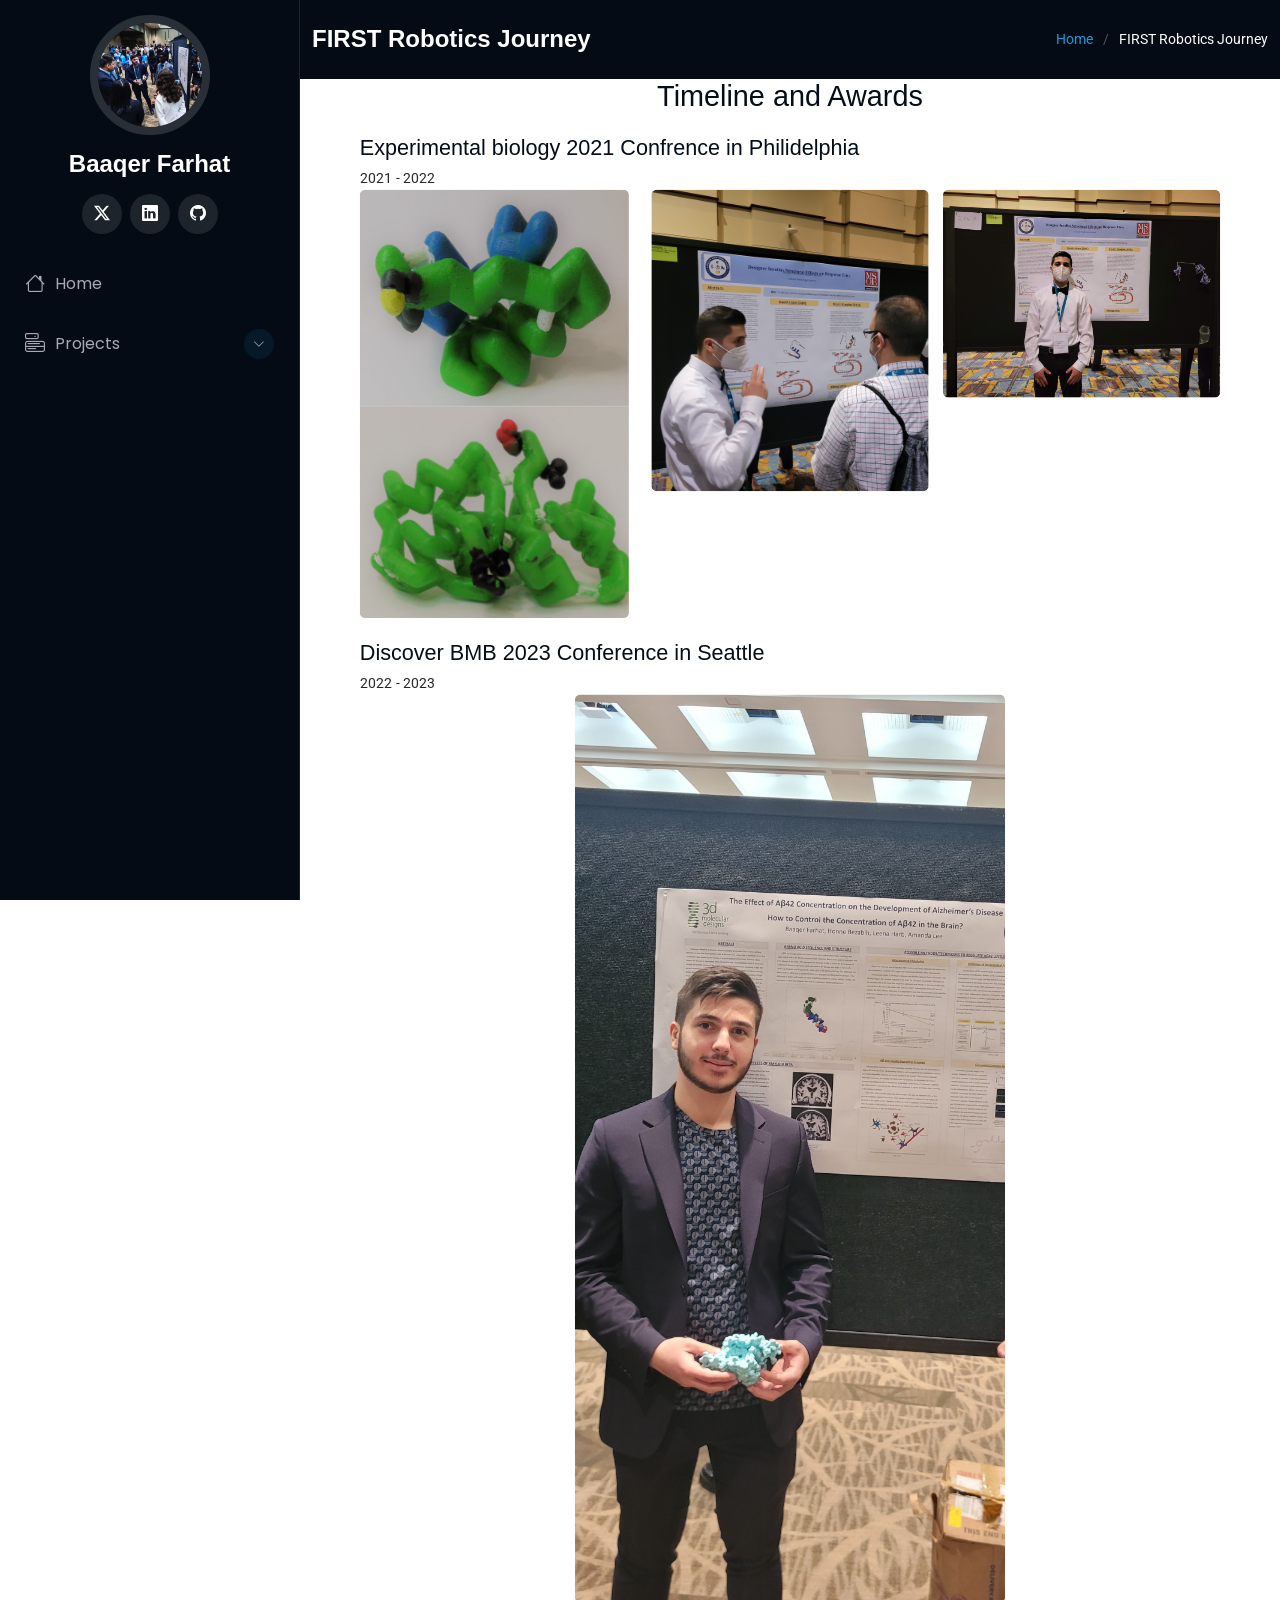
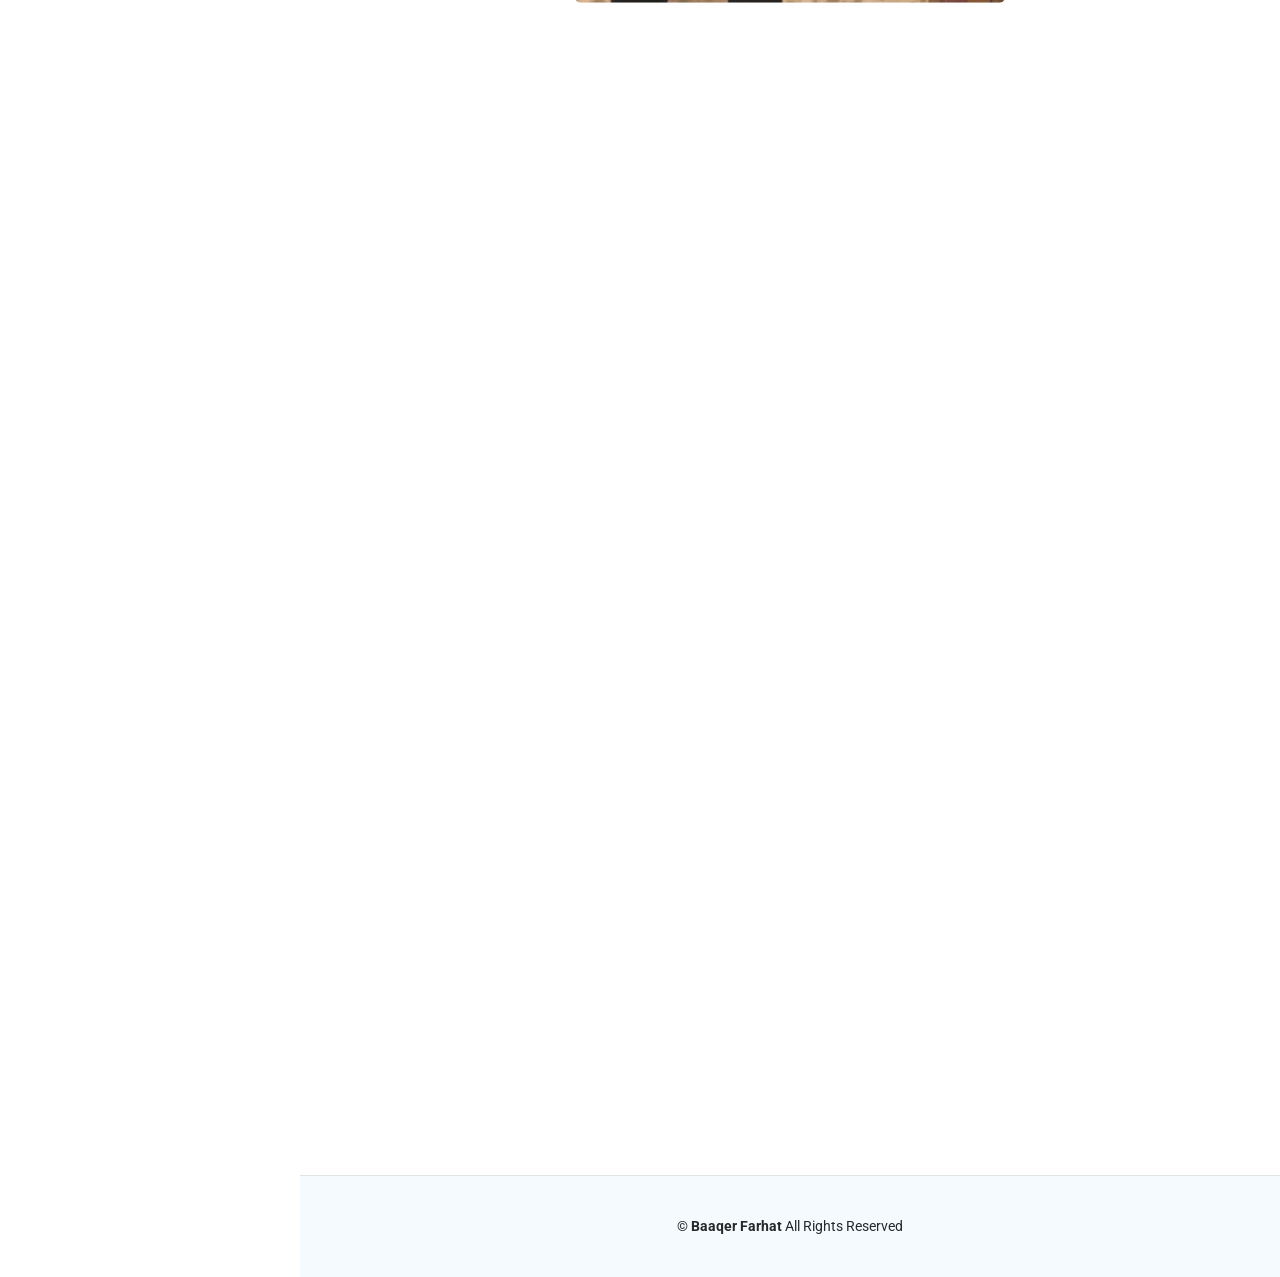
<file: JMOL.html>
<!DOCTYPE html>
<html lang="en">

<head>
  <meta charset="utf-8">
  <meta content="width=device-width, initial-scale=1.0" name="viewport">
  <title>FIRST Robotics Journey</title>
  <meta content="" name="description">
  <meta content="" name="keywords">

  <!-- Favicons -->
  <link href="assets/img/favicon.png" rel="icon">
  <link href="assets/img/apple-touch-icon.png" rel="apple-touch-icon">

  <!-- Fonts -->
  <link href="https://fonts.googleapis.com" rel="preconnect">
  <link href="https://fonts.gstatic.com" rel="preconnect" crossorigin>
  <link href="https://fonts.googleapis.com/css2?family=Roboto:wght@300;400;500;700&family=Poppins:wght@300;400;600;700&display=swap" rel="stylesheet">

  <!-- Vendor CSS Files -->
  <link href="assets/vendor/bootstrap/css/bootstrap.min.css" rel="stylesheet">
  <link href="assets/vendor/bootstrap-icons/bootstrap-icons.css" rel="stylesheet">
  <link href="assets/vendor/aos/aos.css" rel="stylesheet">
  <link href="assets/vendor/glightbox/css/glightbox.min.css" rel="stylesheet">
  <link href="assets/vendor/swiper/swiper-bundle.min.css" rel="stylesheet">

  <!-- Main CSS File -->
  <link href="assets/css/main.css" rel="stylesheet">
</head>

<body class="portfolio-details-page">

  <header id="header" class="header dark-background d-flex flex-column">
    <i class="header-toggle d-xl-none bi bi-list"></i>

    <div class="profile-img">
      <img src="assets/img/IMG_20231125_011439_479.jpg" alt="" class="img-fluid rounded-circle">
    </div>

    <a href="index.html" class="logo d-flex align-items-center justify-content-center">
      <h1 class="sitename">Baaqer Farhat</h1>
    </a>


    <div class="social-links text-center">
      <a href="https://x.com/BaaqerF" class="twitter" target="_blank" rel="noopener noreferrer">
        <i class="bi bi-twitter-x"></i>
      </a>
      <a href="https://www.linkedin.com/in/baaqer-farhat-76a158198/" class="linkedin" target="_blank" rel="noopener noreferrer">
        <i class="bi bi-linkedin"></i>
      </a>
      <a href="https://github.com/baaqerfarhat" class="github" target="_blank" rel="noopener noreferrer">
        <i class="bi bi-github"></i>
      </a>
    </div>
    <nav id="navmenu" class="navmenu">
      <ul>
        <li><a href="index.html"><i class="bi bi-house navicon"></i> Home</a></li>
        <li class="dropdown"><a href="#"><i class="bi bi-menu-button navicon"></i> <span>Projects</span> <i class="bi bi-chevron-down toggle-dropdown"></i></a>
          <ul>
            <!--
            <li class="dropdown"><a href="#"><span>Deep Dropdown</span> <i class="bi bi-chevron-down toggle-dropdown"></i></a>
              <ul>
                <li><a href="#">Deep Dropdown 1</a></li>
                <li><a href="#">Deep Dropdown 2</a></li>
                <li><a href="#">Deep Dropdown 3</a></li>
                <li><a href="#">Deep Dropdown 4</a></li>
                <li><a href="#">Deep Dropdown 5</a></li>
              </ul>
            </li>            
            -->
            <li><a href="fly_swatter.html">Fly Swatter Arm</a></li>
            <li><a href="human.html">Humanoid Robot</a></li>
            <li><a href="odometry.html">Odometry</a></li>
            <li><a href="Selfbalance.html">Self-balancing Bot</a></li>
            <li><a href="probe.html">Multipurpose Probe</a></li>
            <li><a href="Drivetrains.html">Drivetrains</a></li>
          </ul>
      </ul>
    </nav>
  </header>

  <main class="main">

    <!-- Page Title -->
    <div class="page-title dark-background">
      <div class="container d-lg-flex justify-content-between align-items-center">
        <h1 class="mb-2 mb-lg-0">FIRST Robotics Journey</h1>
        <nav class="breadcrumbs">
          <ol>
            <li><a href="index.html">Home</a></li>
            <li class="current">FIRST Robotics Journey</li>
          </ol>
        </nav>
      </div>
    </div><!-- End Page Title -->
    <div class="container" style="transform: scale(0.9); transform-origin: top center;">
        <div class="row">
          <div class="col-12">
            <h2 class="text-center mb-4">Timeline and Awards</h2>
            <ul class="timeline-list list-unstyled">
      

                <li class="mb-4">
                    <h4>Experimental biology 2021 Confrence in Philidelphia</h4>
                    <span>2021 - 2022</span>
                    <div class="row g-3">
                      <div class="col-md-4 col-sm-6">
                        <img src="assets/img/portfolio/21Proteins.png" alt="FTC Robot" class="img-fluid rounded">
                      </div>
                      <div class="col-md-4 col-sm-6">
                        <img src="assets/img/portfolio/20220402_124903.jpg" alt="Chi Championship" class="img-fluid rounded">
                      </div>
                      <div class="col-md-4 col-sm-6">
                        <img src="assets/img/portfolio/20220402_120858.jpg" alt="Phili Confrence" class="img-fluid rounded">
                      </div>
                    </div>
                  </li>
      
                  <li class="mb-4">
                    <h4>Discover BMB 2023 Conference in Seattle</h4>
                    <span>2022 - 2023</span>
                    <div class="row g-3">
                      <div class="col-12 d-flex justify-content-center">
                        <img src="assets/img/portfolio/20230325_134027.jpg" alt="FTC Robot" class="img-fluid rounded" alt="FRC Award" 
                        style="width: 50%; height: auto; display: block; margin: 0 auto;">
                      </div>
                    </div>
                  </li>
                  
              
      
            </ul>
          </div>
        </div>
      </div>
      
    <!-- Robotics Journey Timeline -->
    <section id="portfolio-details" class="portfolio-details section">
      <div class="container" data-aos="fade-up" data-aos-delay="100">

        <div class="row gy-4">
          <div class="col-lg-8">
            <div class="portfolio-details-slider swiper">
              <div class="swiper-wrapper align-items-center">
                <div class="swiper-slide">
                  <img src="assets/images/21FTCBot.jpg" alt="FTC Robot" class="img-fluid">
                </div>
                <div class="swiper-slide">
                  <img src="assets/images/17403LP.jpg" alt="Robot Team" class="img-fluid">
                </div>
              </div>
              <div class="swiper-pagination"></div>
            </div>
          </div>
        </div>
      </div>
    </section>

  </main>

  <footer id="footer" class="footer position-relative light-background">
    <div class="container">
      <div class="copyright text-center">
        <p>© <strong>Baaqer Farhat</strong> All Rights Reserved</p>
      </div>
    </div>
  </footer>

  <!-- Vendor JS Files -->
  <script src="assets/vendor/bootstrap/js/bootstrap.bundle.min.js"></script>
  <script src="assets/vendor/aos/aos.js"></script>
  <script src="assets/vendor/glightbox/js/glightbox.min.js"></script>
  <script src="assets/vendor/swiper/swiper-bundle.min.js"></script>
  <script src="assets/js/main.js"></script>

</body>
</html>
</file>
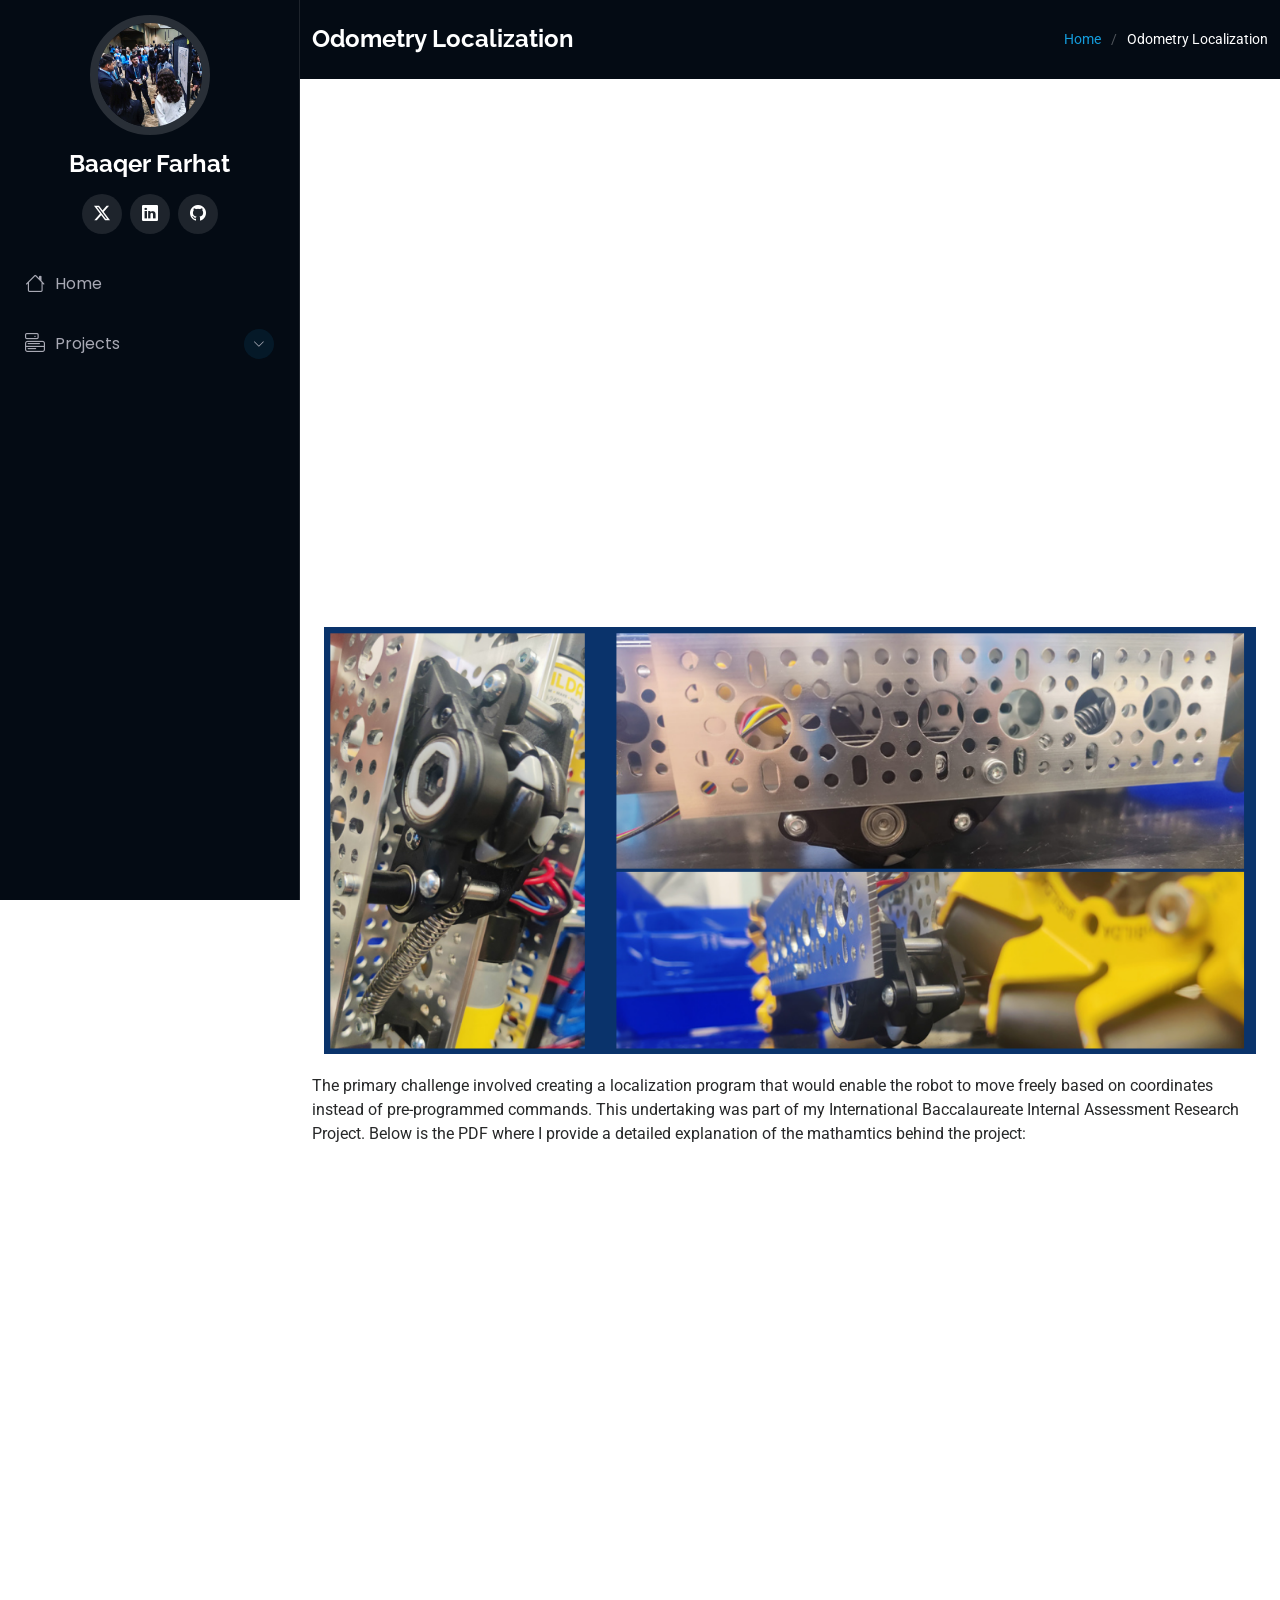
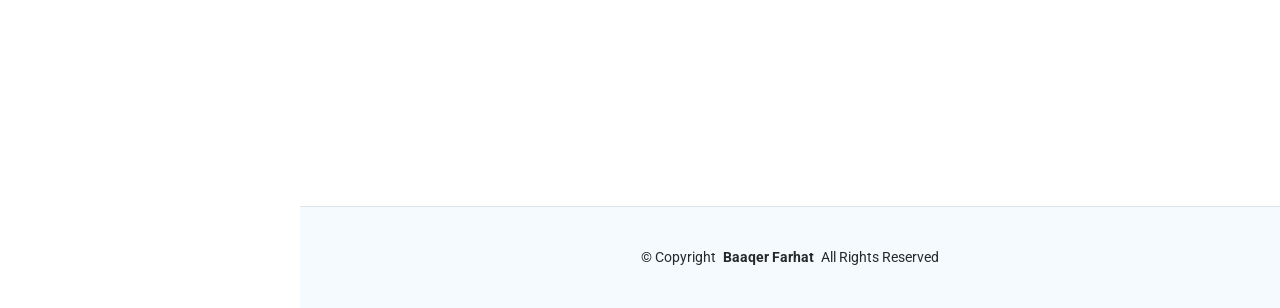
<file: odometry.html>
<!DOCTYPE html>
<html lang="en">

<head>
  <meta charset="utf-8">
  <meta content="width=device-width, initial-scale=1.0" name="viewport">
  <title>Multi-purpose Probe</title>
  <meta content="" name="description">
  <meta content="" name="keywords">

  <!-- Favicons -->
  <link href="assets/img/favicon.png" rel="icon">
  <link href="assets/img/apple-touch-icon.png" rel="apple-touch-icon">

  <!-- Fonts -->
  <link href="https://fonts.googleapis.com" rel="preconnect">
  <link href="https://fonts.gstatic.com" rel="preconnect" crossorigin>
  <link href="https://fonts.googleapis.com/css2?family=Roboto:ital,wght@0,100;0,300;0,400;0,500;0,700;0,900;1,100;1,300;1,400;1,500;1,700;1,900&family=Poppins:ital,wght@0,100;0,200;0,300;0,400;0,500;0,600;0,700;0,800;0,900;1,100;1,200;1,300;1,400;1,500;1,600;1,700;1,800;1,900&family=Raleway:ital,wght@0,100;0,200;0,300;0,400;0,500;0,600;0,700;0,800;0,900;1,100;1,200;1,300;1,400;1,500;1,600;1,700;1,800;1,900&display=swap" rel="stylesheet">

  <!-- Vendor CSS Files -->
  <link href="assets/vendor/bootstrap/css/bootstrap.min.css" rel="stylesheet">
  <link href="assets/vendor/bootstrap-icons/bootstrap-icons.css" rel="stylesheet">
  <link href="assets/vendor/aos/aos.css" rel="stylesheet">
  <link href="assets/vendor/glightbox/css/glightbox.min.css" rel="stylesheet">
  <link href="assets/vendor/swiper/swiper-bundle.min.css" rel="stylesheet">

  <!-- Main CSS File -->
  <link href="assets/css/main.css" rel="stylesheet">

  <!-- =======================================================
  * Template Name: iPortfolio
  * Template URL: https://bootstrapmade.com/iportfolio-bootstrap-portfolio-websites-template/
  * Updated: Jun 29 2024 with Bootstrap v5.3.3
  * Author: BootstrapMade.com
  * License: https://bootstrapmade.com/license/
  ======================================================== -->
</head>

<body class="portfolio-details-page">

  <header id="header" class="header dark-background d-flex flex-column">
    <i class="header-toggle d-xl-none bi bi-list"></i>

    <div class="profile-img">
      <img src="assets/img/IMG_20231125_011439_479.jpg" alt="" class="img-fluid rounded-circle">
    </div>

    <a href="index.html" class="logo d-flex align-items-center justify-content-center">
      <!-- Uncomment the line below if you also wish to use an image logo -->
      <!-- <img src="assets/img/logo.png" alt=""> -->
      <h1 class="sitename">Baaqer Farhat</h1>
    </a>

    <div class="social-links text-center">
      <a href="https://x.com/BaaqerF" class="twitter" target="_blank" rel="noopener noreferrer">
        <i class="bi bi-twitter-x"></i>
      </a>
      <a href="https://www.linkedin.com/in/baaqer-farhat-76a158198/" class="linkedin" target="_blank" rel="noopener noreferrer">
        <i class="bi bi-linkedin"></i>
      </a>
      <a href="https://github.com/baaqerfarhat" class="github" target="_blank" rel="noopener noreferrer">
        <i class="bi bi-github"></i>
      </a>
    </div>
    <nav id="navmenu" class="navmenu">
      <ul>
        <li><a href="index.html"><i class="bi bi-house navicon"></i>Home</a></li>

        <li class="dropdown"><a href="#"><i class="bi bi-menu-button navicon"></i> <span>Projects</span> <i class="bi bi-chevron-down toggle-dropdown"></i></a>
          <ul>
            <!--
            <li class="dropdown"><a href="#"><span>Deep Dropdown</span> <i class="bi bi-chevron-down toggle-dropdown"></i></a>
              <ul>
                <li><a href="#">Deep Dropdown 1</a></li>
                <li><a href="#">Deep Dropdown 2</a></li>
                <li><a href="#">Deep Dropdown 3</a></li>
                <li><a href="#">Deep Dropdown 4</a></li>
                <li><a href="#">Deep Dropdown 5</a></li>
              </ul>
            </li>            
            -->
            <li><a href="fly_swatter.html">Fly Swatter Arm</a></li>
            <li><a href="human.html">Humanoid Robot</a></li>
            <li><a href="odometry.html">Odometry</a></li>
            <li><a href="Selfbalance.html">Self-balancing Bot</a></li>
            <li><a href="probe.html">Multipurpose Probe</a></li>
            <li><a href="Drivetrains.html">Drivetrains</a></li>

          </ul>
        </li>
      </ul>
    </nav>
  </header>

  <main class="main">

<!-- Page Title -->
<div class="page-title dark-background">
    <div class="container d-lg-flex justify-content-between align-items-center">
      <h1 class="mb-2 mb-lg-0">Odometry Localization</h1>
      <nav class="breadcrumbs">
        <ol>
          <li><a href="index.html">Home</a></li>
          <li class="current">Odometry Localization</li>
        </ol>
      </nav>
    </div>
  </div><!-- End Page Title -->
  
  <!-- Text Section -->
  <div class="container section-title">

    <div class="container mb-4">
        <div class="video-wrapper" style="position: relative; padding-bottom: 56.25%; height: 0; overflow: hidden;">
          <iframe 
            src="https://www.youtube.com/embed/Jzyb_PTM5Dk?autoplay=1" 
            style="position: absolute; top: 0; left: 0; width: 100%; height: 100%; border: none;"
            allow="accelerometer; autoplay; clipboard-write; encrypted-media; gyroscope; picture-in-picture" 
            allowfullscreen>
          </iframe>
        </div>
      </div>

  
  <!-- Image Section -->
  <div class="container text-center" style="margin: 0px 0;">
    <img src="assets/img/portfolio/ODOMETRYPICS.png" alt="Multi-purpose Probe Image" class="img-fluid" style="max-width: 100%; height: auto;">
  </div><!-- End Image Section -->

    <p style="margin-top: 20px;">
        The primary challenge involved creating a localization program that would enable the robot to move freely based on coordinates instead of pre-programmed commands.
        This undertaking was part of my International Baccalaureate Internal Assessment Research Project. Below is the PDF where I provide a detailed explanation of the
        mathamtics behind the project:
    </p>
  </div><!-- End Section Title -->

  
  <!-- PDF Embed -->
  <div class="container pdf-embed-wrapper" style="position: relative; height: 600px; overflow: hidden;">
    <iframe class="resume2" 
            src="assets/img/portfolio/Odometry Paper.pdf" 
            style="position: absolute; top: 0; left: 0; width: 100%; height: 100%; border: none;" 
            allowfullscreen>
      This browser does not support PDFs. Please download the PDF to view it: 
      <a href="assets/img/Baaqer_Farhat_CV (7).pdf">Download PDF</a>.
    </iframe>
  </div>
  


  </main>

  <footer id="footer" class="footer position-relative light-background">

    <div class="container">
      <div class="copyright text-center ">
        <p>© <span>Copyright</span> <strong class="px-1 sitename">Baaqer Farhat</strong> <span>All Rights Reserved</span></p>
      </div>
    </div>

  </footer>

  <!-- Scroll Top -->

  <!-- Preloader -->
  <div id="preloader"></div>

  <!-- Vendor JS Files -->
  <script src="assets/vendor/bootstrap/js/bootstrap.bundle.min.js"></script>
  <script src="assets/vendor/php-email-form/validate.js"></script>
  <script src="assets/vendor/aos/aos.js"></script>
  <script src="assets/vendor/typed.js/typed.umd.js"></script>
  <script src="assets/vendor/purecounter/purecounter_vanilla.js"></script>
  <script src="assets/vendor/waypoints/noframework.waypoints.js"></script>
  <script src="assets/vendor/glightbox/js/glightbox.min.js"></script>
  <script src="assets/vendor/imagesloaded/imagesloaded.pkgd.min.js"></script>
  <script src="assets/vendor/isotope-layout/isotope.pkgd.min.js"></script>
  <script src="assets/vendor/swiper/swiper-bundle.min.js"></script>

  <!-- Main JS File -->
  <script src="assets/js/main.js"></script>

</body>

</html>
</file>
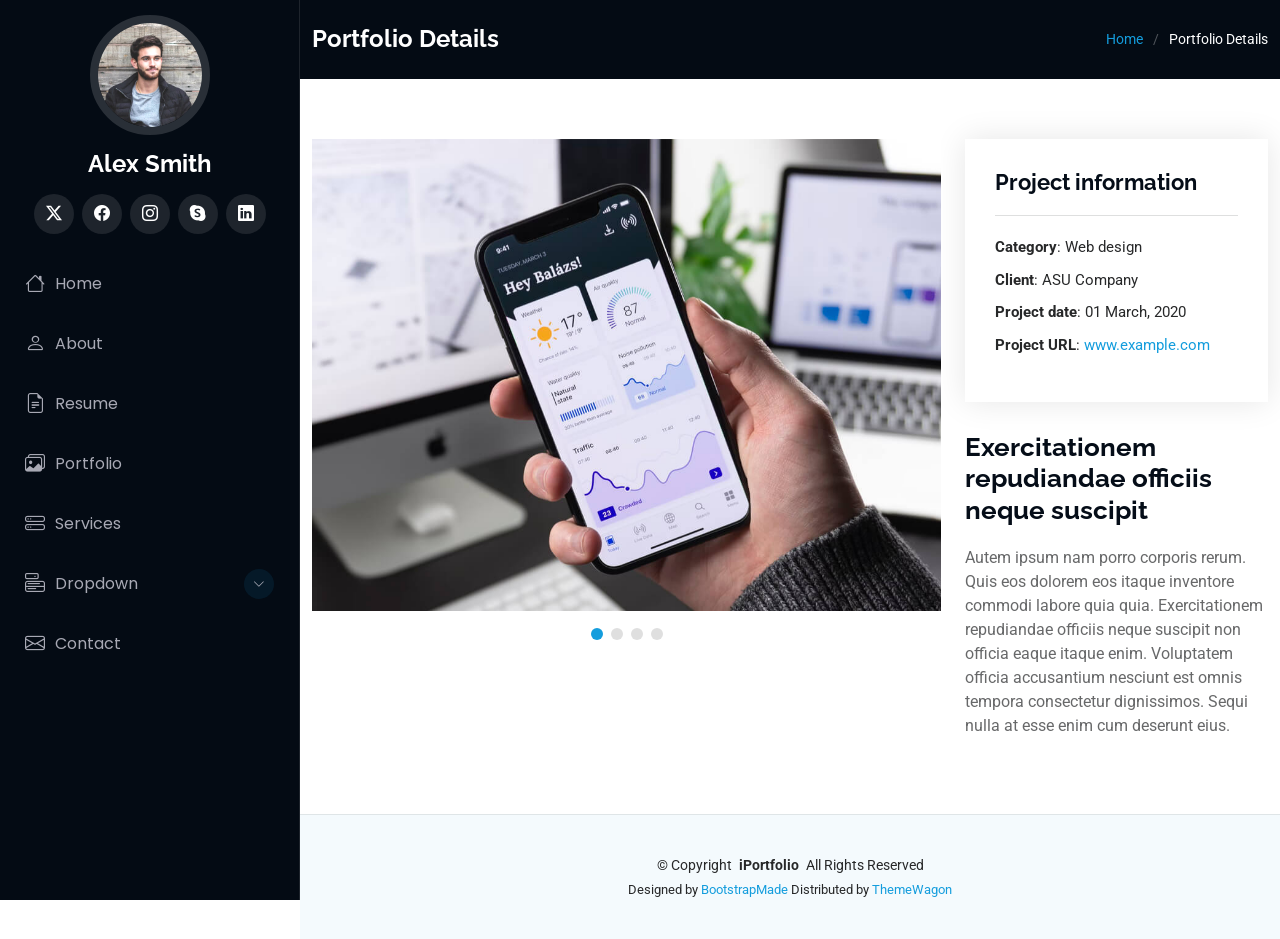
<file: portfolio-details.html>
<!DOCTYPE html>
<html lang="en">

<head>
  <meta charset="utf-8">
  <meta content="width=device-width, initial-scale=1.0" name="viewport">
  <title>Portfolio Details - iPortfolio Bootstrap Template</title>
  <meta content="" name="description">
  <meta content="" name="keywords">

  <!-- Favicons -->
  <link href="assets/img/favicon.png" rel="icon">
  <link href="assets/img/apple-touch-icon.png" rel="apple-touch-icon">

  <!-- Fonts -->
  <link href="https://fonts.googleapis.com" rel="preconnect">
  <link href="https://fonts.gstatic.com" rel="preconnect" crossorigin>
  <link href="https://fonts.googleapis.com/css2?family=Roboto:ital,wght@0,100;0,300;0,400;0,500;0,700;0,900;1,100;1,300;1,400;1,500;1,700;1,900&family=Poppins:ital,wght@0,100;0,200;0,300;0,400;0,500;0,600;0,700;0,800;0,900;1,100;1,200;1,300;1,400;1,500;1,600;1,700;1,800;1,900&family=Raleway:ital,wght@0,100;0,200;0,300;0,400;0,500;0,600;0,700;0,800;0,900;1,100;1,200;1,300;1,400;1,500;1,600;1,700;1,800;1,900&display=swap" rel="stylesheet">

  <!-- Vendor CSS Files -->
  <link href="assets/vendor/bootstrap/css/bootstrap.min.css" rel="stylesheet">
  <link href="assets/vendor/bootstrap-icons/bootstrap-icons.css" rel="stylesheet">
  <link href="assets/vendor/aos/aos.css" rel="stylesheet">
  <link href="assets/vendor/glightbox/css/glightbox.min.css" rel="stylesheet">
  <link href="assets/vendor/swiper/swiper-bundle.min.css" rel="stylesheet">

  <!-- Main CSS File -->
  <link href="assets/css/main.css" rel="stylesheet">

  <!-- =======================================================
  * Template Name: iPortfolio
  * Template URL: https://bootstrapmade.com/iportfolio-bootstrap-portfolio-websites-template/
  * Updated: Jun 29 2024 with Bootstrap v5.3.3
  * Author: BootstrapMade.com
  * License: https://bootstrapmade.com/license/
  ======================================================== -->
</head>

<body class="portfolio-details-page">

  <header id="header" class="header dark-background d-flex flex-column">
    <i class="header-toggle d-xl-none bi bi-list"></i>

    <div class="profile-img">
      <img src="assets/img/my-profile-img.jpg" alt="" class="img-fluid rounded-circle">
    </div>

    <a href="index.html" class="logo d-flex align-items-center justify-content-center">
      <!-- Uncomment the line below if you also wish to use an image logo -->
      <!-- <img src="assets/img/logo.png" alt=""> -->
      <h1 class="sitename">Alex Smith</h1>
    </a>

    <div class="social-links text-center">
      <a href="#" class="twitter"><i class="bi bi-twitter-x"></i></a>
      <a href="#" class="facebook"><i class="bi bi-facebook"></i></a>
      <a href="#" class="instagram"><i class="bi bi-instagram"></i></a>
      <a href="#" class="google-plus"><i class="bi bi-skype"></i></a>
      <a href="#" class="linkedin"><i class="bi bi-linkedin"></i></a>
    </div>

    <nav id="navmenu" class="navmenu">
      <ul>
        <li><a href="#hero"><i class="bi bi-house navicon"></i>Home</a></li>
        <li><a href="#about"><i class="bi bi-person navicon"></i> About</a></li>
        <li><a href="#resume"><i class="bi bi-file-earmark-text navicon"></i> Resume</a></li>
        <li><a href="#portfolio"><i class="bi bi-images navicon"></i> Portfolio</a></li>
        <li><a href="#services"><i class="bi bi-hdd-stack navicon"></i> Services</a></li>
        <li class="dropdown"><a href="#"><i class="bi bi-menu-button navicon"></i> <span>Dropdown</span> <i class="bi bi-chevron-down toggle-dropdown"></i></a>
          <ul>
            <li><a href="#">Dropdown 1</a></li>
            <li class="dropdown"><a href="#"><span>Deep Dropdown</span> <i class="bi bi-chevron-down toggle-dropdown"></i></a>
              <ul>
                <li><a href="#">Deep Dropdown 1</a></li>
                <li><a href="#">Deep Dropdown 2</a></li>
                <li><a href="#">Deep Dropdown 3</a></li>
                <li><a href="#">Deep Dropdown 4</a></li>
                <li><a href="#">Deep Dropdown 5</a></li>
              </ul>
            </li>
            <li><a href="#">Dropdown 2</a></li>
            <li><a href="#">Dropdown 3</a></li>
            <li><a href="#">Dropdown 4</a></li>
          </ul>
        </li>
        <li><a href="#contact"><i class="bi bi-envelope navicon"></i> Contact</a></li>
      </ul>
    </nav>

  </header>

  <main class="main">

    <!-- Page Title -->
    <div class="page-title dark-background">
      <div class="container d-lg-flex justify-content-between align-items-center">
        <h1 class="mb-2 mb-lg-0">Portfolio Details</h1>
        <nav class="breadcrumbs">
          <ol>
            <li><a href="index.html">Home</a></li>
            <li class="current">Portfolio Details</li>
          </ol>
        </nav>
      </div>
    </div><!-- End Page Title -->

    <!-- Portfolio Details Section -->
    <section id="portfolio-details" class="portfolio-details section">

      <div class="container" data-aos="fade-up" data-aos-delay="100">

        <div class="row gy-4">

          <div class="col-lg-8">
            <div class="portfolio-details-slider swiper init-swiper">

              <script type="application/json" class="swiper-config">
                {
                  "loop": true,
                  "speed": 600,
                  "autoplay": {
                    "delay": 5000
                  },
                  "slidesPerView": "auto",
                  "pagination": {
                    "el": ".swiper-pagination",
                    "type": "bullets",
                    "clickable": true
                  }
                }
              </script>

              <div class="swiper-wrapper align-items-center">

                <div class="swiper-slide">
                  <img src="assets/img/portfolio/app-1.jpg" alt="">
                </div>

                <div class="swiper-slide">
                  <img src="assets/img/portfolio/product-1.jpg" alt="">
                </div>

                <div class="swiper-slide">
                  <img src="assets/img/portfolio/branding-1.jpg" alt="">
                </div>

                <div class="swiper-slide">
                  <img src="assets/img/portfolio/books-1.jpg" alt="">
                </div>

              </div>
              <div class="swiper-pagination"></div>
            </div>
          </div>

          <div class="col-lg-4">
            <div class="portfolio-info" data-aos="fade-up" data-aos-delay="200">
              <h3>Project information</h3>
              <ul>
                <li><strong>Category</strong>: Web design</li>
                <li><strong>Client</strong>: ASU Company</li>
                <li><strong>Project date</strong>: 01 March, 2020</li>
                <li><strong>Project URL</strong>: <a href="#">www.example.com</a></li>
              </ul>
            </div>
            <div class="portfolio-description" data-aos="fade-up" data-aos-delay="300">
              <h2>Exercitationem repudiandae officiis neque suscipit</h2>
              <p>
                Autem ipsum nam porro corporis rerum. Quis eos dolorem eos itaque inventore commodi labore quia quia. Exercitationem repudiandae officiis neque suscipit non officia eaque itaque enim. Voluptatem officia accusantium nesciunt est omnis tempora consectetur dignissimos. Sequi nulla at esse enim cum deserunt eius.
              </p>
            </div>
          </div>

        </div>

      </div>

    </section><!-- /Portfolio Details Section -->

  </main>

  <footer id="footer" class="footer position-relative light-background">

    <div class="container">
      <div class="copyright text-center ">
        <p>© <span>Copyright</span> <strong class="px-1 sitename">iPortfolio</strong> <span>All Rights Reserved</span></p>
      </div>
      <div class="credits">
        <!-- All the links in the footer should remain intact. -->
        <!-- You can delete the links only if you've purchased the pro version. -->
        <!-- Licensing information: https://bootstrapmade.com/license/ -->
        <!-- Purchase the pro version with working PHP/AJAX contact form: [buy-url] -->
        Designed by <a href="https://bootstrapmade.com/">BootstrapMade</a> Distributed by <a href="https://themewagon.com">ThemeWagon</a>
      </div>
    </div>

  </footer>

  <!-- Scroll Top -->
  <a href="#" id="scroll-top" class="scroll-top d-flex align-items-center justify-content-center"><i class="bi bi-arrow-up-short"></i></a>

  <!-- Preloader -->
  <div id="preloader"></div>

  <!-- Vendor JS Files -->
  <script src="assets/vendor/bootstrap/js/bootstrap.bundle.min.js"></script>
  <script src="assets/vendor/php-email-form/validate.js"></script>
  <script src="assets/vendor/aos/aos.js"></script>
  <script src="assets/vendor/typed.js/typed.umd.js"></script>
  <script src="assets/vendor/purecounter/purecounter_vanilla.js"></script>
  <script src="assets/vendor/waypoints/noframework.waypoints.js"></script>
  <script src="assets/vendor/glightbox/js/glightbox.min.js"></script>
  <script src="assets/vendor/imagesloaded/imagesloaded.pkgd.min.js"></script>
  <script src="assets/vendor/isotope-layout/isotope.pkgd.min.js"></script>
  <script src="assets/vendor/swiper/swiper-bundle.min.js"></script>

  <!-- Main JS File -->
  <script src="assets/js/main.js"></script>

</body>

</html>
</file>
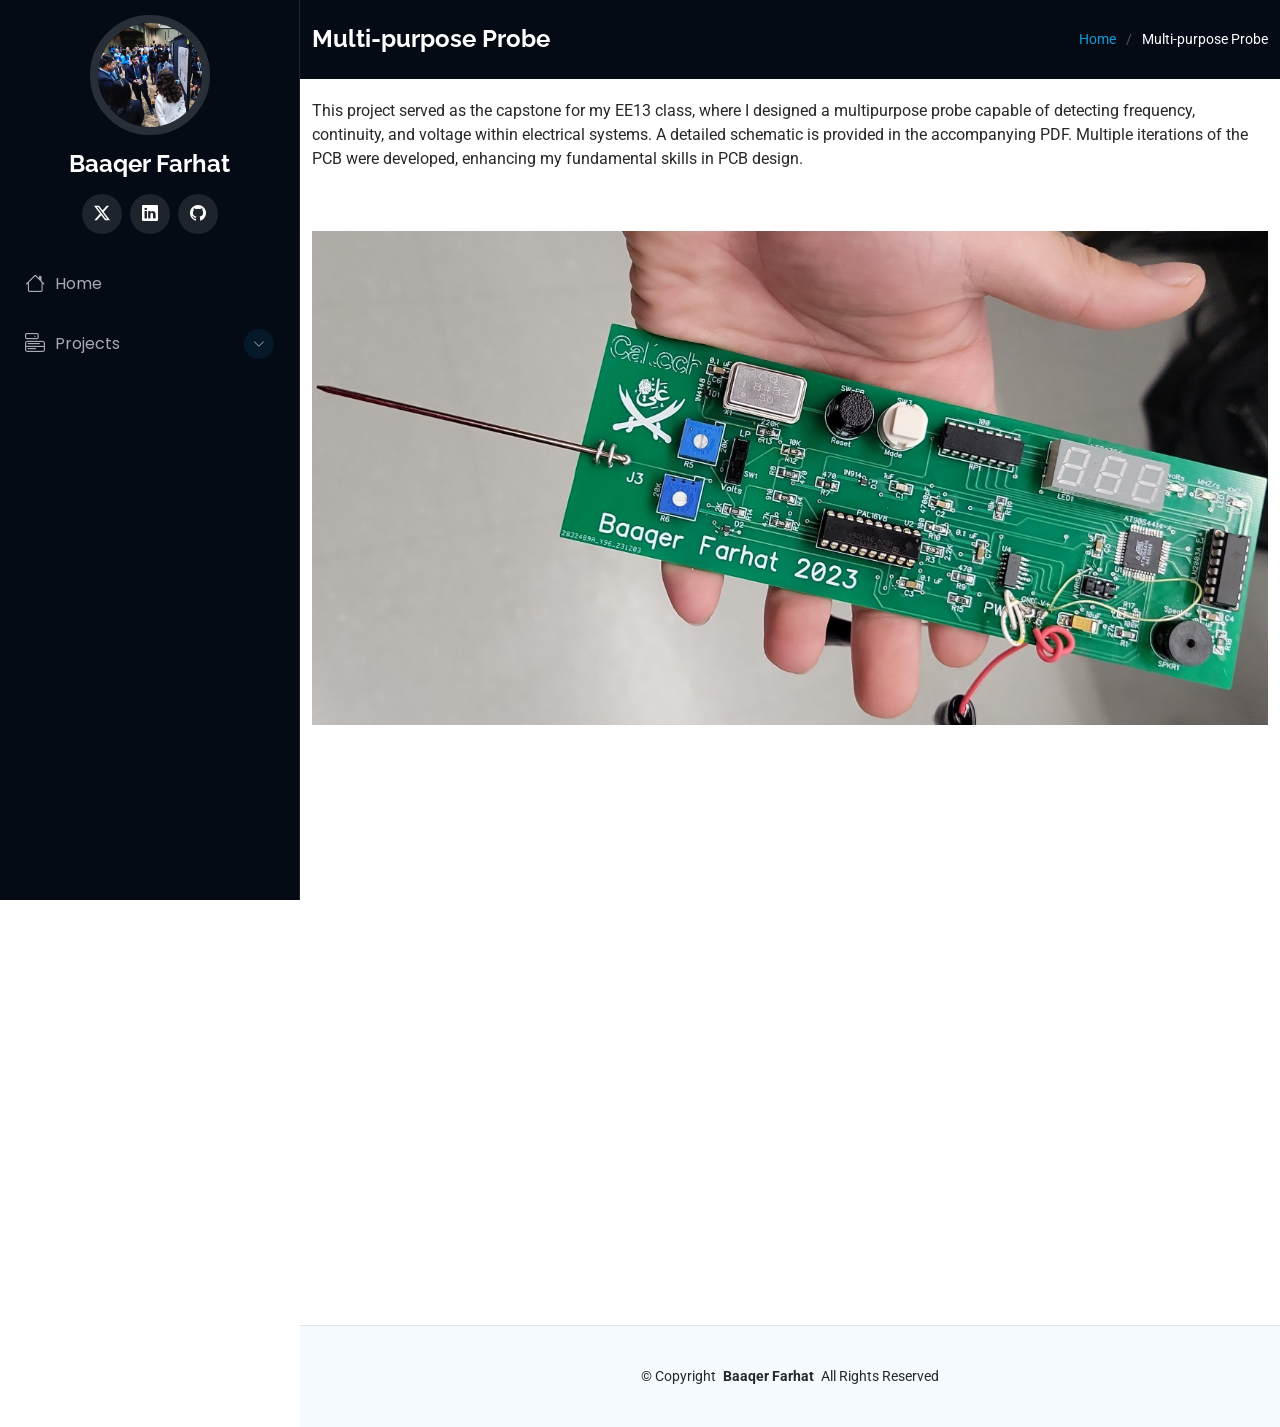
<file: probe.html>
<!DOCTYPE html>
<html lang="en">

<head>
  <meta charset="utf-8">
  <meta content="width=device-width, initial-scale=1.0" name="viewport">
  <title>Multi-purpose Probe</title>
  <meta content="" name="description">
  <meta content="" name="keywords">

  <!-- Favicons -->
  <link href="assets/img/favicon.png" rel="icon">
  <link href="assets/img/apple-touch-icon.png" rel="apple-touch-icon">

  <!-- Fonts -->
  <link href="https://fonts.googleapis.com" rel="preconnect">
  <link href="https://fonts.gstatic.com" rel="preconnect" crossorigin>
  <link href="https://fonts.googleapis.com/css2?family=Roboto:ital,wght@0,100;0,300;0,400;0,500;0,700;0,900;1,100;1,300;1,400;1,500;1,700;1,900&family=Poppins:ital,wght@0,100;0,200;0,300;0,400;0,500;0,600;0,700;0,800;0,900;1,100;1,200;1,300;1,400;1,500;1,600;1,700;1,800;1,900&family=Raleway:ital,wght@0,100;0,200;0,300;0,400;0,500;0,600;0,700;0,800;0,900;1,100;1,200;1,300;1,400;1,500;1,600;1,700;1,800;1,900&display=swap" rel="stylesheet">

  <!-- Vendor CSS Files -->
  <link href="assets/vendor/bootstrap/css/bootstrap.min.css" rel="stylesheet">
  <link href="assets/vendor/bootstrap-icons/bootstrap-icons.css" rel="stylesheet">
  <link href="assets/vendor/aos/aos.css" rel="stylesheet">
  <link href="assets/vendor/glightbox/css/glightbox.min.css" rel="stylesheet">
  <link href="assets/vendor/swiper/swiper-bundle.min.css" rel="stylesheet">

  <!-- Main CSS File -->
  <link href="assets/css/main.css" rel="stylesheet">

  <!-- =======================================================
  * Template Name: iPortfolio
  * Template URL: https://bootstrapmade.com/iportfolio-bootstrap-portfolio-websites-template/
  * Updated: Jun 29 2024 with Bootstrap v5.3.3
  * Author: BootstrapMade.com
  * License: https://bootstrapmade.com/license/
  ======================================================== -->
</head>

<body class="portfolio-details-page">

  <header id="header" class="header dark-background d-flex flex-column">
    <i class="header-toggle d-xl-none bi bi-list"></i>

    <div class="profile-img">
      <img src="assets/img/IMG_20231125_011439_479.jpg" alt="" class="img-fluid rounded-circle">
    </div>

    <a href="index.html" class="logo d-flex align-items-center justify-content-center">
      <!-- Uncomment the line below if you also wish to use an image logo -->
      <!-- <img src="assets/img/logo.png" alt=""> -->
      <h1 class="sitename">Baaqer Farhat</h1>
    </a>

    <div class="social-links text-center">
      <a href="https://x.com/BaaqerF" class="twitter" target="_blank" rel="noopener noreferrer">
        <i class="bi bi-twitter-x"></i>
      </a>
      <a href="https://www.linkedin.com/in/baaqer-farhat-76a158198/" class="linkedin" target="_blank" rel="noopener noreferrer">
        <i class="bi bi-linkedin"></i>
      </a>
      <a href="https://github.com/baaqerfarhat" class="github" target="_blank" rel="noopener noreferrer">
        <i class="bi bi-github"></i>
      </a>
    </div>
    <nav id="navmenu" class="navmenu">
      <ul>
        <li><a href="index.html"><i class="bi bi-house navicon"></i>Home</a></li>

        <li class="dropdown"><a href="#"><i class="bi bi-menu-button navicon"></i> <span>Projects</span> <i class="bi bi-chevron-down toggle-dropdown"></i></a>
          <ul>
            <!--
            <li class="dropdown"><a href="#"><span>Deep Dropdown</span> <i class="bi bi-chevron-down toggle-dropdown"></i></a>
              <ul>
                <li><a href="#">Deep Dropdown 1</a></li>
                <li><a href="#">Deep Dropdown 2</a></li>
                <li><a href="#">Deep Dropdown 3</a></li>
                <li><a href="#">Deep Dropdown 4</a></li>
                <li><a href="#">Deep Dropdown 5</a></li>
              </ul>
            </li>            
            -->
            <li><a href="fly_swatter.html">Fly Swatter Arm</a></li>
            <li><a href="human.html">Humanoid Robot</a></li>
            <li><a href="odometry.html">Odometry</a></li>
            <li><a href="Selfbalance.html">Self-balancing Bot</a></li>
            <li><a href="probe.html">Multipurpose Probe</a></li>
            <li><a href="Drivetrains.html">Drivetrains</a></li>

          </ul>
        </li>
      </ul>
    </nav>

  </header>

  <main class="main">

<!-- Page Title -->
<div class="page-title dark-background">
    <div class="container d-lg-flex justify-content-between align-items-center">
      <h1 class="mb-2 mb-lg-0">Multi-purpose Probe</h1>
      <nav class="breadcrumbs">
        <ol>
          <li><a href="index.html">Home</a></li>
          <li class="current">Multi-purpose Probe</li>
        </ol>
      </nav>
    </div>
  </div><!-- End Page Title -->
  
  <!-- Text Section -->
  <div class="container section-title">
    <p style="margin-top: 20px;">
      This project served as the capstone for my EE13 class, where I designed a multipurpose probe capable of detecting frequency, continuity, 
      and voltage within electrical systems. A detailed schematic is provided in the accompanying PDF. Multiple iterations of the PCB were developed, 
      enhancing my fundamental skills in PCB design.
    </p>
  </div><!-- End Section Title -->
  
<!-- Image Section -->
<div class="container text-center" style="margin: 0;">
  <img src="assets/img/portfolio/ProbeIMG.jpeg" 
       alt="Multi-purpose Probe Image" 
       class="img-fluid mx-auto d-block" 
       style="max-width: 100%; height: auto;">
</div><!-- End Image Section -->

  <!-- PDF Embed -->
  <div class="container pdf-embed-wrapper" style="position: relative; height: 600px; overflow: hidden;">
    <iframe class="resume2" 
            src="assets/img/portfolio/ProbeSchematic.pdf" 
            style="position: absolute; top: 0; left: 0; width: 100%; height: 100%; border: none;" 
            allowfullscreen>
      This browser does not support PDFs. Please download the PDF to view it: 
      <a href="assets/img/Baaqer_Farhat_CV (7).pdf">Download PDF</a>.
    </iframe>
  </div>
  


  </main>

  <footer id="footer" class="footer position-relative light-background">

    <div class="container">
      <div class="copyright text-center ">
        <p>© <span>Copyright</span> <strong class="px-1 sitename">Baaqer Farhat</strong> <span>All Rights Reserved</span></p>
      </div>
    </div>

  </footer>

  <!-- Scroll Top -->

  <!-- Preloader -->
  <div id="preloader"></div>

  <!-- Vendor JS Files -->
  <script src="assets/vendor/bootstrap/js/bootstrap.bundle.min.js"></script>
  <script src="assets/vendor/php-email-form/validate.js"></script>
  <script src="assets/vendor/aos/aos.js"></script>
  <script src="assets/vendor/typed.js/typed.umd.js"></script>
  <script src="assets/vendor/purecounter/purecounter_vanilla.js"></script>
  <script src="assets/vendor/waypoints/noframework.waypoints.js"></script>
  <script src="assets/vendor/glightbox/js/glightbox.min.js"></script>
  <script src="assets/vendor/imagesloaded/imagesloaded.pkgd.min.js"></script>
  <script src="assets/vendor/isotope-layout/isotope.pkgd.min.js"></script>
  <script src="assets/vendor/swiper/swiper-bundle.min.js"></script>

  <!-- Main JS File -->
  <script src="assets/js/main.js"></script>

</body>

</html>
</file>
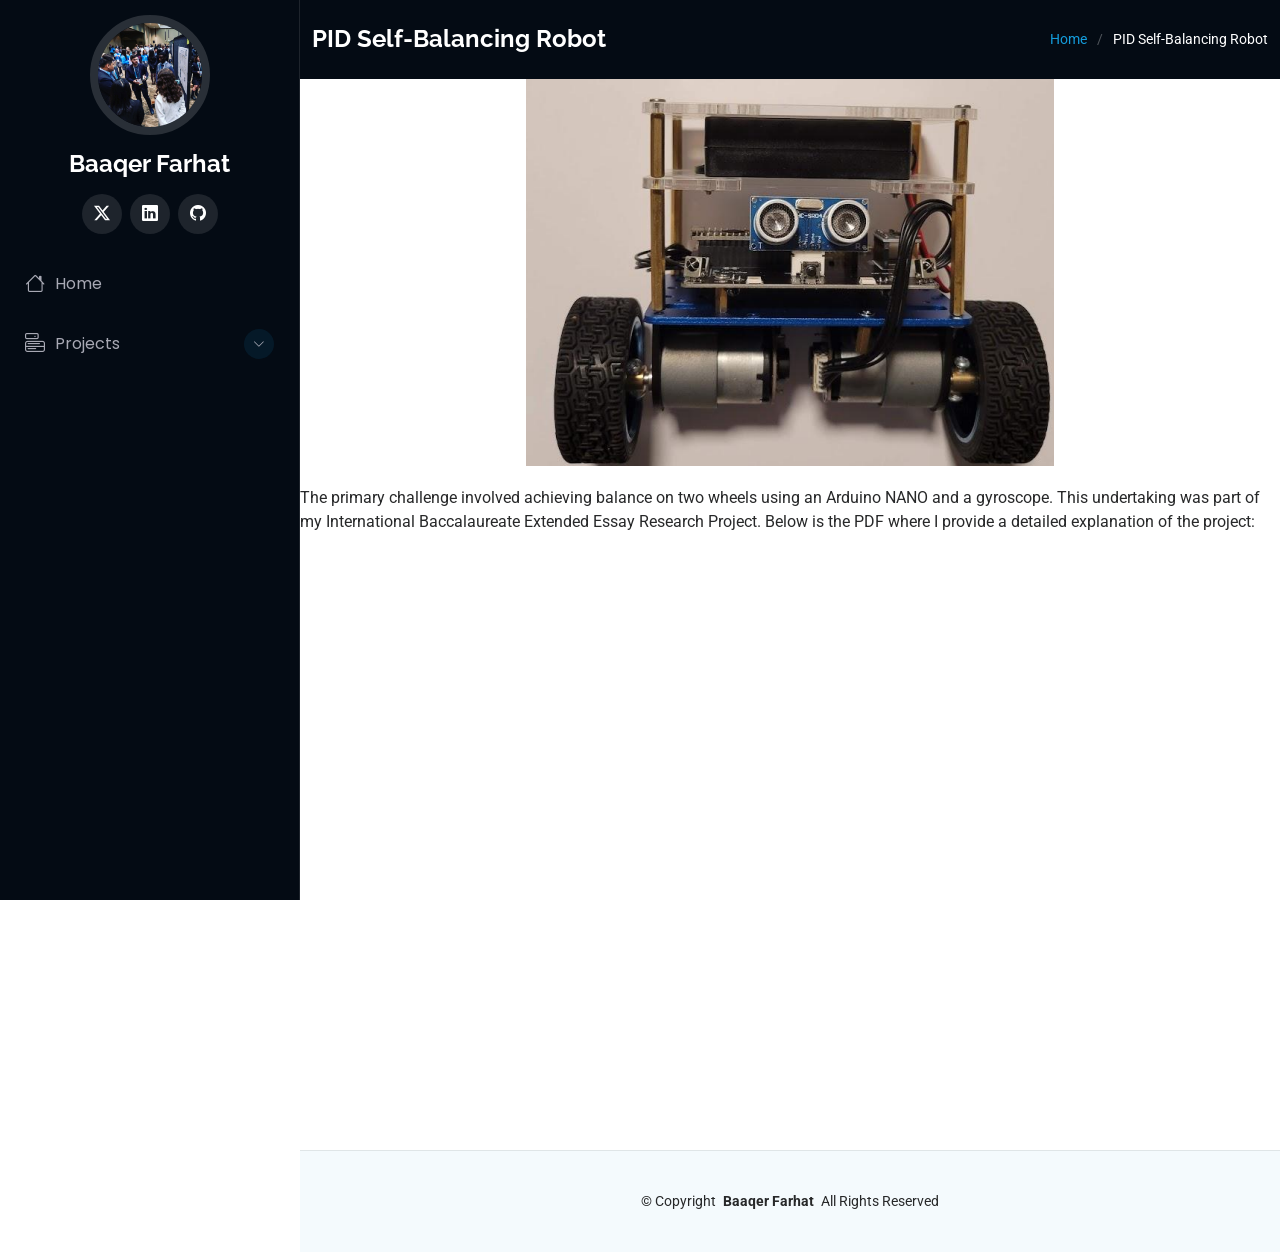
<file: Selfbalance.html>
<!DOCTYPE html>
<html lang="en">

<head>
  <meta charset="utf-8">
  <meta content="width=device-width, initial-scale=1.0" name="viewport">
  <title>Self-Balancing Robot</title>
  <meta content="" name="description">
  <meta content="" name="keywords">

  <!-- Favicons -->
  <link href="assets/img/favicon.png" rel="icon">
  <link href="assets/img/apple-touch-icon.png" rel="apple-touch-icon">

  <!-- Fonts -->
  <link href="https://fonts.googleapis.com" rel="preconnect">
  <link href="https://fonts.gstatic.com" rel="preconnect" crossorigin>
  <link href="https://fonts.googleapis.com/css2?family=Roboto:ital,wght@0,100;0,300;0,400;0,500;0,700;0,900;1,100;1,300;1,400;1,500;1,700;1,900&family=Poppins:ital,wght@0,100;0,200;0,300;0,400;0,500;0,600;0,700;0,800;0,900;1,100;1,200;1,300;1,400;1,500;1,600;1,700;1,800;1,900&family=Raleway:ital,wght@0,100;0,200;0,300;0,400;0,500;0,600;0,700;0,800;0,900;1,100;1,200;1,300;1,400;1,500;1,600;1,700;1,800;1,900&display=swap" rel="stylesheet">

  <!-- Vendor CSS Files -->
  <link href="assets/vendor/bootstrap/css/bootstrap.min.css" rel="stylesheet">
  <link href="assets/vendor/bootstrap-icons/bootstrap-icons.css" rel="stylesheet">
  <link href="assets/vendor/aos/aos.css" rel="stylesheet">
  <link href="assets/vendor/glightbox/css/glightbox.min.css" rel="stylesheet">
  <link href="assets/vendor/swiper/swiper-bundle.min.css" rel="stylesheet">

  <!-- Main CSS File -->
  <link href="assets/css/main.css" rel="stylesheet">

  <!-- =======================================================
  * Template Name: iPortfolio
  * Template URL: https://bootstrapmade.com/iportfolio-bootstrap-portfolio-websites-template/
  * Updated: Jun 29 2024 with Bootstrap v5.3.3
  * Author: BootstrapMade.com
  * License: https://bootstrapmade.com/license/
  ======================================================== -->
</head>

<body class="portfolio-details-page">

  <header id="header" class="header dark-background d-flex flex-column">
    <i class="header-toggle d-xl-none bi bi-list"></i>

    <div class="profile-img">
      <img src="assets/img/IMG_20231125_011439_479.jpg" alt="" class="img-fluid rounded-circle">
    </div>

    <a href="index.html" class="logo d-flex align-items-center justify-content-center">
      <!-- Uncomment the line below if you also wish to use an image logo -->
      <!-- <img src="assets/img/logo.png" alt=""> -->
      <h1 class="sitename">Baaqer Farhat</h1>
    </a>
    <div class="social-links text-center">
      <a href="https://x.com/BaaqerF" class="twitter" target="_blank" rel="noopener noreferrer">
        <i class="bi bi-twitter-x"></i>
      </a>
      <a href="https://www.linkedin.com/in/baaqer-farhat-76a158198/" class="linkedin" target="_blank" rel="noopener noreferrer">
        <i class="bi bi-linkedin"></i>
      </a>
      <a href="https://github.com/baaqerfarhat" class="github" target="_blank" rel="noopener noreferrer">
        <i class="bi bi-github"></i>
      </a>
    </div>

    <nav id="navmenu" class="navmenu">
      <ul>
        <li><a href="index.html"><i class="bi bi-house navicon"></i>Home</a></li>

        <li class="dropdown"><a href="#"><i class="bi bi-menu-button navicon"></i> <span>Projects</span> <i class="bi bi-chevron-down toggle-dropdown"></i></a>
          <ul>
            <!--
            <li class="dropdown"><a href="#"><span>Deep Dropdown</span> <i class="bi bi-chevron-down toggle-dropdown"></i></a>
              <ul>
                <li><a href="#">Deep Dropdown 1</a></li>
                <li><a href="#">Deep Dropdown 2</a></li>
                <li><a href="#">Deep Dropdown 3</a></li>
                <li><a href="#">Deep Dropdown 4</a></li>
                <li><a href="#">Deep Dropdown 5</a></li>
              </ul>
            </li>            
            -->
            <li><a href="fly_swatter.html">Fly Swatter Arm</a></li>
            <li><a href="human.html">Humanoid Robot</a></li>
            <li><a href="odometry.html">Odometry</a></li>
            <li><a href="Selfbalance.html">Self-balancing Bot</a></li>
            <li><a href="probe.html">Multipurpose Probe</a></li>
            <li><a href="Drivetrains.html">Drivetrains</a></li>

          </ul>
        </li>
      </ul>
    </nav>

  </header>

  <main class="main">

    <!-- Page Title -->
    <div class="page-title dark-background">
      <div class="container d-lg-flex justify-content-between align-items-center">
        <h1 class="mb-2 mb-lg-0">PID Self-Balancing Robot</h1>
        <nav class="breadcrumbs">
          <ol>
            <li><a href="index.html">Home</a></li>
            <li class="current">PID Self-Balancing Robot</li>
          </ol>
        </nav>
      </div>
    </div><!-- End Page Title -->

  <!-- Image Section -->
<!-- Image Section -->
<div class="container text-center" style="margin: 0;">
  <img src="assets/img/portfolio/Screenshot 2023-12-17 180905.png" 
       alt="Multi-purpose Probe Image" 
       class="img-fluid mx-auto d-block" 
       style="max-width: 100%; height: auto;">
</div><!-- End Image Section -->


    <p style="margin-top: 20px;">
        The primary challenge involved achieving balance on two wheels using an Arduino NANO and a gyroscope. 
        This undertaking was part of my International 
        Baccalaureate Extended Essay Research Project. Below is the PDF where I provide a detailed explanation of the project:
    </p>
  </div><!-- End Section Title -->

  <!-- PDF Embed -->
  <div class="container pdf-embed-wrapper" style="position: relative; height: 600px; overflow: hidden;">
    <iframe class="resume2" 
            src="assets/img/portfolio/PID Self Balancing Robot Project.pdf" 
            style="position: absolute; top: 0; left: 0; width: 100%; height: 100%; border: none;" 
            allowfullscreen>
      This browser does not support PDFs. Please download the PDF to view it: 
      <a href="assets/img/Baaqer_Farhat_CV (7).pdf">Download PDF</a>.
    </iframe>
  </div>
  


  </main>

  <footer id="footer" class="footer position-relative light-background">

    <div class="container">
      <div class="copyright text-center ">
        <p>© <span>Copyright</span> <strong class="px-1 sitename">Baaqer Farhat</strong> <span>All Rights Reserved</span></p>
      </div>
    </div>

  </footer>

  <!-- Scroll Top -->

  <!-- Preloader -->
  <div id="preloader"></div>

  <!-- Vendor JS Files -->
  <script src="assets/vendor/bootstrap/js/bootstrap.bundle.min.js"></script>
  <script src="assets/vendor/php-email-form/validate.js"></script>
  <script src="assets/vendor/aos/aos.js"></script>
  <script src="assets/vendor/typed.js/typed.umd.js"></script>
  <script src="assets/vendor/purecounter/purecounter_vanilla.js"></script>
  <script src="assets/vendor/waypoints/noframework.waypoints.js"></script>
  <script src="assets/vendor/glightbox/js/glightbox.min.js"></script>
  <script src="assets/vendor/imagesloaded/imagesloaded.pkgd.min.js"></script>
  <script src="assets/vendor/isotope-layout/isotope.pkgd.min.js"></script>
  <script src="assets/vendor/swiper/swiper-bundle.min.js"></script>

  <!-- Main JS File -->
  <script src="assets/js/main.js"></script>

</body>

</html>
</file>
<file: assets/css/main.css>
/**
* Template Name: iPortfolio
* Template URL: https://bootstrapmade.com/iportfolio-bootstrap-portfolio-websites-template/
* Updated: Jun 29 2024 with Bootstrap v5.3.3
* Author: BootstrapMade.com
* License: https://bootstrapmade.com/license/
*/

/*--------------------------------------------------------------
# Font & Color Variables
# Help: https://bootstrapmade.com/color-system/
--------------------------------------------------------------*/
/* Fonts */
:root {
  --default-font: "Roboto",  system-ui, -apple-system, "Segoe UI", Roboto, "Helvetica Neue", Arial, "Noto Sans", "Liberation Sans", sans-serif, "Apple Color Emoji", "Segoe UI Emoji", "Segoe UI Symbol", "Noto Color Emoji";
  --heading-font: "Raleway",  sans-serif;
  --nav-font: "Poppins",  sans-serif;
}

/* Global Colors - The following color variables are used throughout the website. Updating them here will change the color scheme of the entire website */
:root { 
  --background-color: #ffffff; /* Background color for the entire website, including individual sections */
  --default-color: #272829; /* Default color used for the majority of the text content across the entire website */
  --heading-color: #050d18; /* Color for headings, subheadings and title throughout the website */
  --accent-color: #149ddd; /* Accent color that represents your brand on the website. It's used for buttons, links, and other elements that need to stand out */
  --surface-color: #ffffff; /* The surface color is used as a background of boxed elements within sections, such as cards, icon boxes, or other elements that require a visual separation from the global background. */
  --contrast-color: #ffffff; /* Contrast color for text, ensuring readability against backgrounds of accent, heading, or default colors. */
}

/* Nav Menu Colors - The following color variables are used specifically for the navigation menu. They are separate from the global colors to allow for more customization options */
:root {
  --nav-color: #a8a9b4;  /* The default color of the main navmenu links */
  --nav-hover-color: #ffffff; /* Applied to main navmenu links when they are hovered over or active */
  --nav-mobile-background-color: #040b14; /* Used as the background color for mobile navigation menu */
  --nav-dropdown-background-color: #040b14; /* Used as the background color for dropdown items that appear when hovering over primary navigation items */
  --nav-dropdown-color: #a8a9b4; /* Used for navigation links of the dropdown items in the navigation menu. */
  --nav-dropdown-hover-color: #ffffff; /* Similar to --nav-hover-color, this color is applied to dropdown navigation links when they are hovered over. */
}

/* Color Presets - These classes override global colors when applied to any section or element, providing reuse of the sam color scheme. */

.light-background {
  --background-color: #f4fafd;
  --surface-color: #ffffff;
}

.dark-background {
  --background-color: #040b14;
  --default-color: #ffffff;
  --heading-color: #ffffff;
  --surface-color: #151f2b;
  --contrast-color: #ffffff;
}

/* Smooth scroll */
:root {
  scroll-behavior: smooth;
}

/*--------------------------------------------------------------
# General Styling & Shared Classes
--------------------------------------------------------------*/
body {
  color: var(--default-color);
  background-color: var(--background-color);
  font-family: var(--default-font);
}

a {
  color: var(--accent-color);
  text-decoration: none;
  transition: 0.3s;
}

a:hover {
  color: color-mix(in srgb, var(--accent-color), transparent 25%);
  text-decoration: none;
}

h1,
h2,
h3,
h4,
h5,
h6 {
  color: var(--heading-color);
  font-family: var(--heading-font);
}

/* PHP Email Form Messages
------------------------------*/
.php-email-form .error-message {
  display: none;
  background: #df1529;
  color: #ffffff;
  text-align: left;
  padding: 15px;
  margin-bottom: 24px;
  font-weight: 600;
}

.php-email-form .sent-message {
  display: none;
  color: #ffffff;
  background: #059652;
  text-align: center;
  padding: 15px;
  margin-bottom: 24px;
  font-weight: 600;
}

.php-email-form .loading {
  display: none;
  background: var(--surface-color);
  text-align: center;
  padding: 15px;
  margin-bottom: 24px;
}

.php-email-form .loading:before {
  content: "";
  display: inline-block;
  border-radius: 50%;
  width: 24px;
  height: 24px;
  margin: 0 10px -6px 0;
  border: 3px solid var(--accent-color);
  border-top-color: var(--surface-color);
  animation: php-email-form-loading 1s linear infinite;
}

@keyframes php-email-form-loading {
  0% {
    transform: rotate(0deg);
  }

  100% {
    transform: rotate(360deg);
  }
}

/*--------------------------------------------------------------
# Global Header
--------------------------------------------------------------*/
.header {
  color: var(--default-color);
  background-color: var(--background-color);
  position: fixed;
  top: 0;
  left: 0;
  bottom: 0;
  padding: 0 15px;
  width: 300px;
  transition: all ease-in-out 0.3s;
  overflow-y: auto;
  z-index: 997;
  border-right: 1px solid color-mix(in srgb, var(--default-color), transparent 90%);
}

.header .profile-img img {
  margin: 15px auto;
  display: block;
  width: 120px;
  border: 8px solid color-mix(in srgb, var(--default-color), transparent 85%);
}

.header .logo {
  line-height: 1;
  margin-bottom: 15px;
}

.header .logo img {
  max-height: 32px;
  margin-right: 8px;
}

.header .logo h1 {
  font-size: 24px;
  margin: 0;
  font-weight: 700;
  color: var(--heading-color);
}

.header .social-links {
  margin: 0 0 20px 0;
}

.header .social-links a {
  font-size: 16px;
  display: inline-flex;
  align-items: center;
  justify-content: center;
  background: color-mix(in srgb, var(--default-color), transparent 90%);
  color: var(--default-color);
  margin: 0 2px;
  border-radius: 50%;
  text-align: center;
  width: 40px;
  height: 40px;
  transition: 0.3s;
}

.header .social-links a:hover {
  color: var(--contrast-color);
  background: var(--accent-color);
}

@media (min-width: 1200px) {

  .header~main,
  .header~#footer {
    margin-left: 300px;
  }
}

@media (max-width: 1199px) {
  .header {
    left: -100%;
  }
}

.header.header-show {
  left: 0;
}

.header .header-toggle {
  color: var(--contrast-color);
  background-color: var(--accent-color);
  font-size: 22px;
  display: flex;
  align-items: center;
  justify-content: center;
  width: 40px;
  height: 40px;
  border-radius: 50%;
  cursor: pointer;
  position: fixed;
  top: 15px;
  right: 15px;
  z-index: 9999;
  transition: background-color 0.3s;
}

.header .header-toggle:hover {
  color: var(--contrast-color);
  background-color: color-mix(in srgb, var(--accent-color) 90%, white 15%);
}

/*--------------------------------------------------------------
# Navigation Menu
--------------------------------------------------------------*/
.mobile-nav-toggle {
  display: none;
}

.navmenu {
  padding: 0;
  z-index: 9997;
}

.navmenu ul {
  list-style: none;
  padding: 0 0 20px 0;
  margin: 0;
}

.navmenu a,
.navmenu a:focus {
  color: var(--nav-color);
  padding: 15px 10px;
  font-family: var(--nav-font);
  font-size: 16px;
  font-weight: 400;
  display: flex;
  align-items: center;
  white-space: nowrap;
  transition: 0.3s;
  width: 100%;
}

.navmenu a .navicon,
.navmenu a:focus .navicon {
  font-size: 20px;
  margin-right: 10px;
}

.navmenu a .toggle-dropdown,
.navmenu a:focus .toggle-dropdown {
  font-size: 12px;
  line-height: 0;
  margin-left: auto;
  width: 30px;
  height: 30px;
  display: flex;
  align-items: center;
  justify-content: center;
  border-radius: 50%;
  transition: 0.3s;
  flex-shrink: 0;
  background-color: color-mix(in srgb, var(--accent-color), transparent 90%);
}

.navmenu a .toggle-dropdown:hover,
.navmenu a:focus .toggle-dropdown:hover {
  background-color: var(--accent-color);
  color: var(--contrast-color);
}

.navmenu a:hover,
.navmenu .active,
.navmenu .active:focus {
  color: var(--nav-hover-color);
}

.navmenu a:hover .navicon,
.navmenu .active .navicon,
.navmenu .active:focus .navicon {
  color: var(--accent-color);
}

.navmenu .active .toggle-dropdown,
.navmenu .active:focus .toggle-dropdown {
  background-color: var(--accent-color);
  color: var(--contrast-color);
  transform: rotate(180deg);
}

.navmenu .dropdown {
  display: block;
}

.navmenu .dropdown a,
.navmenu .dropdown a:focus {
  color: --nav-dropdown-color;
}

.navmenu .dropdown a:hover,
.navmenu .dropdown .active,
.navmenu .dropdown .active:focus {
  color: var(--nav-dropdown-hover-color);
}

.navmenu .dropdown ul {
  position: static;
  display: none;
  z-index: 99;
  padding: 5px 10px;
  margin: 5px 10px;
  background-color: var(--nav-dropdown-background-color);
  border: 1px solid color-mix(in srgb, var(--default-color), transparent 90%);
  box-shadow: none;
  transition: all 0.5s ease-in-out;
}

.navmenu .dropdown ul ul {
  background-color: rgba(33, 37, 41, 0.1);
}

.navmenu .dropdown>.dropdown-active {
  display: block;
  background-color: rgba(33, 37, 41, 0.03);
}

/*--------------------------------------------------------------
# Global Footer
--------------------------------------------------------------*/
.footer {
  color: var(--default-color);
  background-color: var(--background-color);
  font-size: 14px;
  padding: 40px 0;
  position: relative;
  border-top: 1px solid color-mix(in srgb, var(--default-color), transparent 90%);
}

.footer .copyright p {
  margin-bottom: 0;
}

.footer .credits {
  margin-top: 4px;
  font-size: 13px;
  text-align: center;
}

/*--------------------------------------------------------------
# Preloader
--------------------------------------------------------------*/
#preloader {
  position: fixed;
  inset: 0;
  z-index: 999999;
  overflow: hidden;
  background: var(--background-color);
  transition: all 0.6s ease-out;
}

#preloader:before {
  content: "";
  position: fixed;
  top: calc(50% - 30px);
  left: calc(50% - 30px);
  border: 6px solid #ffffff;
  border-color: var(--accent-color) transparent var(--accent-color) transparent;
  border-radius: 50%;
  width: 60px;
  height: 60px;
  animation: animate-preloader 1.5s linear infinite;
}

@keyframes animate-preloader {
  0% {
    transform: rotate(0deg);
  }

  100% {
    transform: rotate(360deg);
  }
}

/*--------------------------------------------------------------
# Scroll Top Button
--------------------------------------------------------------*/
.scroll-top {
  position: fixed;
  visibility: hidden;
  opacity: 0;
  right: 15px;
  bottom: -15px;
  z-index: 99999;
  background-color: var(--accent-color);
  width: 44px;
  height: 44px;
  border-radius: 50px;
  transition: all 0.4s;
}

.scroll-top i {
  font-size: 24px;
  color: var(--contrast-color);
  line-height: 0;
}

.scroll-top:hover {
  background-color: color-mix(in srgb, var(--accent-color), transparent 20%);
  color: var(--contrast-color);
}

.scroll-top.active {
  visibility: visible;
  opacity: 1;
  bottom: 15px;
}

/*--------------------------------------------------------------
# Disable aos animation delay on mobile devices
--------------------------------------------------------------*/
@media screen and (max-width: 768px) {
  [data-aos-delay] {
    transition-delay: 0 !important;
  }
}

/*--------------------------------------------------------------
# Global Page Titles & Breadcrumbs
--------------------------------------------------------------*/
.page-title {
  color: var(--default-color);
  background-color: var(--background-color);
  padding: 25px 0;
  position: relative;
}

.page-title h1 {
  font-size: 24px;
  font-weight: 700;
}

.page-title .breadcrumbs ol {
  display: flex;
  flex-wrap: wrap;
  list-style: none;
  padding: 0;
  margin: 0;
  font-size: 14px;
  font-weight: 400;
}

.page-title .breadcrumbs ol li+li {
  padding-left: 10px;
}

.page-title .breadcrumbs ol li+li::before {
  content: "/";
  display: inline-block;
  padding-right: 10px;
  color: color-mix(in srgb, var(--default-color), transparent 70%);
}

/*--------------------------------------------------------------
# Global Sections
--------------------------------------------------------------*/
section,
.section {
  color: var(--default-color);
  background-color: var(--background-color);
  padding: 60px 0;
  overflow: clip;
}

/*--------------------------------------------------------------
# Global Section Titles
--------------------------------------------------------------*/
.section-title {
  padding-bottom: 60px;
  position: relative;
}

.section-title h2 {
  font-size: 32px;
  font-weight: 700;
  margin-bottom: 20px;
  padding-bottom: 20px;
  position: relative;
}

.section-title h2:after {
  content: "";
  position: absolute;
  display: block;
  width: 50px;
  height: 3px;
  background: var(--accent-color);
  left: 0;
  bottom: 0;
}

.section-title p {
  margin-bottom: 0;
}

/*--------------------------------------------------------------
# Hero Section
--------------------------------------------------------------*/
.hero {
  width: 100%;
  min-height: 100vh;
  position: relative;
  padding: 80px 0;
  display: flex;
  align-items: center;
  justify-content: center;
}

.hero img {
  position: absolute;
  inset: 0;
  display: block;
  width: 100%;
  height: 100%;
  object-fit: cover;
  z-index: 1;
}

.hero:before {
  content: "";
  background: color-mix(in srgb, var(--background-color), transparent 70%);
  position: absolute;
  inset: 0;
  z-index: 2;
}

.hero .container {
  position: relative;
  z-index: 3;
}

.hero h2 {
  margin: 0;
  font-size: 64px;
  font-weight: 700;
}

.hero p {
  margin: 5px 0 0 0;
  font-size: 26px;
}

.hero p span {
  letter-spacing: 1px;
  border-bottom: 2px solid var(--accent-color);
}

.hero .social-links {
  margin-top: 25px;
}

.hero .social-links a {
  font-size: 24px;
  display: inline-block;
  color: color-mix(in srgb, var(--default-color), transparent 50%);
  line-height: 1;
  margin-right: 20px;
  transition: 0.3s;
}

.hero .social-links a:hover {
  color: var(--accent-color);
}

@media (max-width: 768px) {
  .hero h2 {
    font-size: 32px;
  }

  .hero p {
    font-size: 20px;
  }
}

/*--------------------------------------------------------------
# About Section
--------------------------------------------------------------*/
.about .content h2 {
  font-weight: 700;
  font-size: 24px;
}

.about .content ul {
  list-style: none;
  padding: 0;
}

.about .content ul li {
  margin-bottom: 20px;
  display: flex;
  align-items: center;
}

.about .content ul strong {
  margin-right: 10px;
}

.about .content ul i {
  font-size: 16px;
  margin-right: 5px;
  color: var(--accent-color);
  line-height: 0;
}

/*--------------------------------------------------------------
# Stats Section
--------------------------------------------------------------*/
.stats .stats-item {
  padding: 30px;
  width: 100%;
}

.stats .stats-item i {
  color: var(--accent-color);
  display: block;
  font-size: 44px;
  float: left;
  line-height: 0;
}

.stats .stats-item .purecounter {
  color: var(--heading-color);
  font-size: 48px;
  line-height: 40px;
  display: block;
  font-weight: 700;
  margin-left: 60px;
}

.stats .stats-item p {
  color: color-mix(in srgb, var(--default-color), transparent 40%);
  padding: 15px 0 0 0;
  margin: 0 0 0 60px;
  font-family: var(--heading-font);
  font-size: 14px;
}

/*--------------------------------------------------------------
# Skills Section
--------------------------------------------------------------*/
.skills .progress {
  height: 60px;
  display: block;
  background: none;
  border-radius: 0;
}

.skills .progress .skill {
  color: var(--heading-color);
  padding: 0;
  margin: 0 0 6px 0;
  text-transform: uppercase;
  display: block;
  font-weight: 600;
  font-family: var(--heading-font);
}

.skills .progress .skill .val {
  float: right;
  font-style: normal;
}

.skills .progress-bar-wrap {
  background: color-mix(in srgb, var(--default-color), transparent 90%);
  height: 10px;
}

.skills .progress-bar {
  width: 1px;
  height: 10px;
  transition: 0.9s;
  background-color: var(--accent-color);
}

/*--------------------------------------------------------------
# Resume Section
--------------------------------------------------------------*/
.resume .resume-title {
  color: var(--heading-color);
  font-size: 26px;
  font-weight: 700;
  margin-top: 20px;
  margin-bottom: 20px;
}

.resume .resume-item {
  padding: 0 0 20px 20px;
  margin-top: -2px;
  border-left: 2px solid var(--accent-color);
  position: relative;
}

.resume .resume-item h4 {
  line-height: 18px;
  font-size: 18px;
  font-weight: 600;
  text-transform: uppercase;
  color: color-mix(in srgb, var(--default-color), transparent 20%);
  margin-bottom: 10px;
}

.resume .resume-item h5 {
  font-size: 16px;
  padding: 5px 15px;
  display: inline-block;
  font-weight: 600;
  margin-bottom: 10px;
}

.resume .resume-item ul {
  padding-left: 20px;
}

.resume .resume-item ul li {
  padding-bottom: 10px;
}

.resume .resume-item:last-child {
  padding-bottom: 0;
}

.resume .resume-item::before {
  content: "";
  position: absolute;
  width: 16px;
  height: 16px;
  border-radius: 50px;
  left: -9px;
  top: 0;
  background: var(--background-color);
  border: 2px solid var(--accent-color);
}

/*--------------------------------------------------------------
# Portfolio Section
--------------------------------------------------------------*/
.portfolio .portfolio-filters {
  padding: 0;
  margin: 0 auto 20px auto;
  list-style: none;
  text-align: center;
}

.portfolio .portfolio-filters li {
  cursor: pointer;
  display: inline-block;
  padding: 0;
  font-size: 14px;
  font-weight: 400;
  margin: 0 10px;
  line-height: 1;
  text-transform: uppercase;
  margin-bottom: 10px;
  transition: all 0.3s ease-in-out;
}

.portfolio .portfolio-filters li:hover,
.portfolio .portfolio-filters li.filter-active {
  color: var(--accent-color);
}

.portfolio .portfolio-filters li:first-child {
  margin-left: 0;
}

.portfolio .portfolio-filters li:last-child {
  margin-right: 0;
}

@media (max-width: 575px) {
  .portfolio .portfolio-filters li {
    font-size: 14px;
    margin: 0 5px;
  }
}

.portfolio .portfolio-content {
  position: relative;
  overflow: hidden;
}

.portfolio .portfolio-content img {
  transition: 0.3s;
}

.portfolio .portfolio-content .portfolio-info {
  opacity: 0;
  position: absolute;
  inset: 0;
  z-index: 3;
  transition: all ease-in-out 0.3s;
  background: rgba(0, 0, 0, 0.6);
  padding: 15px;
}

.portfolio .portfolio-content .portfolio-info h4 {
  font-size: 14px;
  padding: 5px 10px;
  font-weight: 400;
  color: #ffffff;
  display: inline-block;
  background-color: var(--accent-color);
}

.portfolio .portfolio-content .portfolio-info p {
  position: absolute;
  bottom: 10px;
  text-align: center;
  display: inline-block;
  left: 0;
  right: 0;
  font-size: 16px;
  font-weight: 600;
  color: rgba(255, 255, 255, 0.8);
}

.portfolio .portfolio-content .portfolio-info .preview-link,
.portfolio .portfolio-content .portfolio-info .details-link {
  position: absolute;
  left: calc(50% - 40px);
  font-size: 26px;
  top: calc(50% - 14px);
  color: #fff;
  transition: 0.3s;
  line-height: 1.2;
}

.portfolio .portfolio-content .portfolio-info .preview-link:hover,
.portfolio .portfolio-content .portfolio-info .details-link:hover {
  color: var(--accent-color);
}

.portfolio .portfolio-content .portfolio-info .details-link {
  left: 50%;
  font-size: 34px;
  line-height: 0;
}

.portfolio .portfolio-content:hover .portfolio-info {
  opacity: 1;
}

.portfolio .portfolio-content:hover img {
  transform: scale(1.1);
}

/*--------------------------------------------------------------
# Services Section
--------------------------------------------------------------*/
.services .service-item {
  position: relative;
}

.services .service-item .icon {
  background: var(--accent-color);
  display: flex;
  align-items: center;
  justify-content: center;
  width: 54px;
  height: 54px;
  border-radius: 50%;
  transition: 0.5s;
  border: 1px solid var(--accent-color);
  margin-right: 20px;
}

.services .service-item .icon i {
  color: var(--contrast-color);
  font-size: 24px;
  line-height: 0;
}

.services .service-item:hover .icon {
  background: var(--surface-color);
}

.services .service-item:hover .icon i {
  color: var(--accent-color);
}

.services .service-item .title {
  font-weight: 700;
  margin-bottom: 15px;
  font-size: 18px;
}

.services .service-item .title a {
  color: var(--heading-color);
}

.services .service-item .title a:hover {
  color: var(--accent-color);
}

.services .service-item .description {
  line-height: 24px;
  font-size: 14px;
}

/*--------------------------------------------------------------
# Testimonials Section
--------------------------------------------------------------*/
.testimonials .testimonials-carousel,
.testimonials .testimonials-slider {
  overflow: hidden;
}

.testimonials .testimonial-item {
  box-sizing: content-box;
  text-align: center;
  min-height: 320px;
}

.testimonials .testimonial-item .testimonial-img {
  width: 90px;
  border-radius: 50%;
  margin: 0 auto;
}

.testimonials .testimonial-item h3 {
  font-size: 18px;
  font-weight: bold;
  margin: 10px 0 5px 0;
}

.testimonials .testimonial-item h4 {
  font-size: 14px;
  color: color-mix(in srgb, var(--default-color), transparent 20%);
  margin: 0;
}

.testimonials .testimonial-item .quote-icon-left,
.testimonials .testimonial-item .quote-icon-right {
  color: color-mix(in srgb, var(--accent-color), transparent 40%);
  font-size: 26px;
  line-height: 0;
}

.testimonials .testimonial-item .quote-icon-left {
  display: inline-block;
  left: -5px;
  position: relative;
}

.testimonials .testimonial-item .quote-icon-right {
  display: inline-block;
  right: -5px;
  position: relative;
  top: 10px;
  transform: scale(-1, -1);
}

.testimonials .testimonial-item p {
  font-style: italic;
  margin: 0 15px 15px 15px;
  padding: 20px;
  background-color: var(--surface-color);
  position: relative;
  margin-bottom: 35px;
  border-radius: 6px;
  box-shadow: 0px 2px 15px rgba(0, 0, 0, 0.1);
}

.testimonials .testimonial-item p::after {
  content: "";
  width: 0;
  height: 0;
  border-top: 20px solid var(--surface-color);
  border-right: 20px solid transparent;
  border-left: 20px solid transparent;
  position: absolute;
  bottom: -20px;
  left: calc(50% - 20px);
}

.testimonials .swiper-wrapper {
  height: auto;
}

.testimonials .swiper-pagination {
  margin-top: 40px;
  position: relative;
}

.testimonials .swiper-pagination .swiper-pagination-bullet {
  width: 12px;
  height: 12px;
  background-color: var(--background-color);
  opacity: 1;
  border: 1px solid var(--accent-color);
}

.testimonials .swiper-pagination .swiper-pagination-bullet-active {
  background-color: var(--accent-color);
}

/*--------------------------------------------------------------
# Contact Section
--------------------------------------------------------------*/
.contact .info-wrap {
  background-color: var(--surface-color);
  box-shadow: 0px 0px 20px rgba(0, 0, 0, 0.1);
  padding: 30px;
}

@media (max-width: 575px) {
  .contact .info-wrap {
    padding: 20px;
  }
}

.contact .info-item {
  margin-bottom: 40px;
}

.contact .info-item i {
  font-size: 20px;
  color: var(--accent-color);
  background: color-mix(in srgb, var(--accent-color), transparent 92%);
  width: 44px;
  height: 44px;
  display: flex;
  justify-content: center;
  align-items: center;
  border-radius: 50px;
  transition: all 0.3s ease-in-out;
  margin-right: 15px;
}

.contact .info-item h3 {
  padding: 0;
  font-size: 18px;
  font-weight: 700;
  margin-bottom: 5px;
}

.contact .info-item p {
  padding: 0;
  margin-bottom: 0;
  font-size: 14px;
}

.contact .info-item:hover i {
  background: var(--accent-color);
  color: var(--contrast-color);
}

.contact .php-email-form {
  background-color: var(--surface-color);
  height: 100%;
  padding: 30px;
  box-shadow: 0px 0px 20px rgba(0, 0, 0, 0.1);
}

@media (max-width: 575px) {
  .contact .php-email-form {
    padding: 20px;
  }
}

.contact .php-email-form input[type=text],
.contact .php-email-form input[type=email],
.contact .php-email-form textarea {
  font-size: 14px;
  padding: 10px 15px;
  box-shadow: none;
  border-radius: 0;
  color: var(--default-color);
  background-color: var(--surface-color);
  border-color: color-mix(in srgb, var(--default-color), transparent 80%);
}

.contact .php-email-form input[type=text]:focus,
.contact .php-email-form input[type=email]:focus,
.contact .php-email-form textarea:focus {
  border-color: var(--accent-color);
}

.contact .php-email-form input[type=text]::placeholder,
.contact .php-email-form input[type=email]::placeholder,
.contact .php-email-form textarea::placeholder {
  color: color-mix(in srgb, var(--default-color), transparent 70%);
}

.contact .php-email-form button[type=submit] {
  color: var(--contrast-color);
  background: var(--accent-color);
  border: 0;
  padding: 10px 30px;
  transition: 0.4s;
  border-radius: 50px;
}

.contact .php-email-form button[type=submit]:hover {
  background: color-mix(in srgb, var(--accent-color), transparent 25%);
}

/*--------------------------------------------------------------
# Portfolio Details Section
--------------------------------------------------------------*/
.portfolio-details .portfolio-details-slider img {
  width: 100%;
}

.portfolio-details .portfolio-details-slider .swiper-pagination {
  margin-top: 20px;
  position: relative;
}

.portfolio-details .portfolio-details-slider .swiper-pagination .swiper-pagination-bullet {
  width: 12px;
  height: 12px;
  background-color: color-mix(in srgb, var(--default-color), transparent 85%);
  opacity: 1;
}

.portfolio-details .portfolio-details-slider .swiper-pagination .swiper-pagination-bullet-active {
  background-color: var(--accent-color);
}

.portfolio-details .portfolio-info {
  padding: 30px;
  box-shadow: 0px 0 30px rgba(0, 0, 0, 0.1);
}

.portfolio-details .portfolio-info h3 {
  font-size: 22px;
  font-weight: 700;
  margin-bottom: 20px;
  padding-bottom: 20px;
  border-bottom: 1px solid color-mix(in srgb, var(--default-color), transparent 85%);
}

.portfolio-details .portfolio-info ul {
  list-style: none;
  padding: 0;
  font-size: 15px;
}

.portfolio-details .portfolio-info ul li+li {
  margin-top: 10px;
}

.portfolio-details .portfolio-description {
  padding-top: 30px;
}

.portfolio-details .portfolio-description h2 {
  font-size: 26px;
  font-weight: 700;
  margin-bottom: 20px;
}

.portfolio-details .portfolio-description p {
  padding: 0;
  color: color-mix(in srgb, var(--default-color), transparent 30%);
}

/*--------------------------------------------------------------
# Service Details Section
--------------------------------------------------------------*/
.service-details .services-list {
  padding: 10px 30px;
  border: 1px solid color-mix(in srgb, var(--default-color), transparent 90%);
  margin-bottom: 20px;
}

.service-details .services-list a {
  display: block;
  line-height: 1;
  padding: 8px 0 8px 15px;
  border-left: 3px solid color-mix(in srgb, var(--default-color), transparent 70%);
  margin: 20px 0;
  color: color-mix(in srgb, var(--default-color), transparent 20%);
  transition: 0.3s;
}

.service-details .services-list a.active {
  color: var(--heading-color);
  font-weight: 700;
  border-color: var(--accent-color);
}

.service-details .services-list a:hover {
  border-color: var(--accent-color);
}

.service-details .services-img {
  margin-bottom: 20px;
}

.service-details h3 {
  font-size: 26px;
  font-weight: 700;
}

.service-details h4 {
  font-size: 20px;
  font-weight: 700;
}

.service-details p {
  font-size: 15px;
}

.service-details ul {
  list-style: none;
  padding: 0;
  font-size: 15px;
}

.service-details ul li {
  padding: 5px 0;
  display: flex;
  align-items: center;
}

.service-details ul i {
  font-size: 20px;
  margin-right: 8px;
  color: var(--accent-color);
}

/*--------------------------------------------------------------
# Starter Section Section
--------------------------------------------------------------*/
.starter-section {
  /* Add your styles here */
}
</file>
